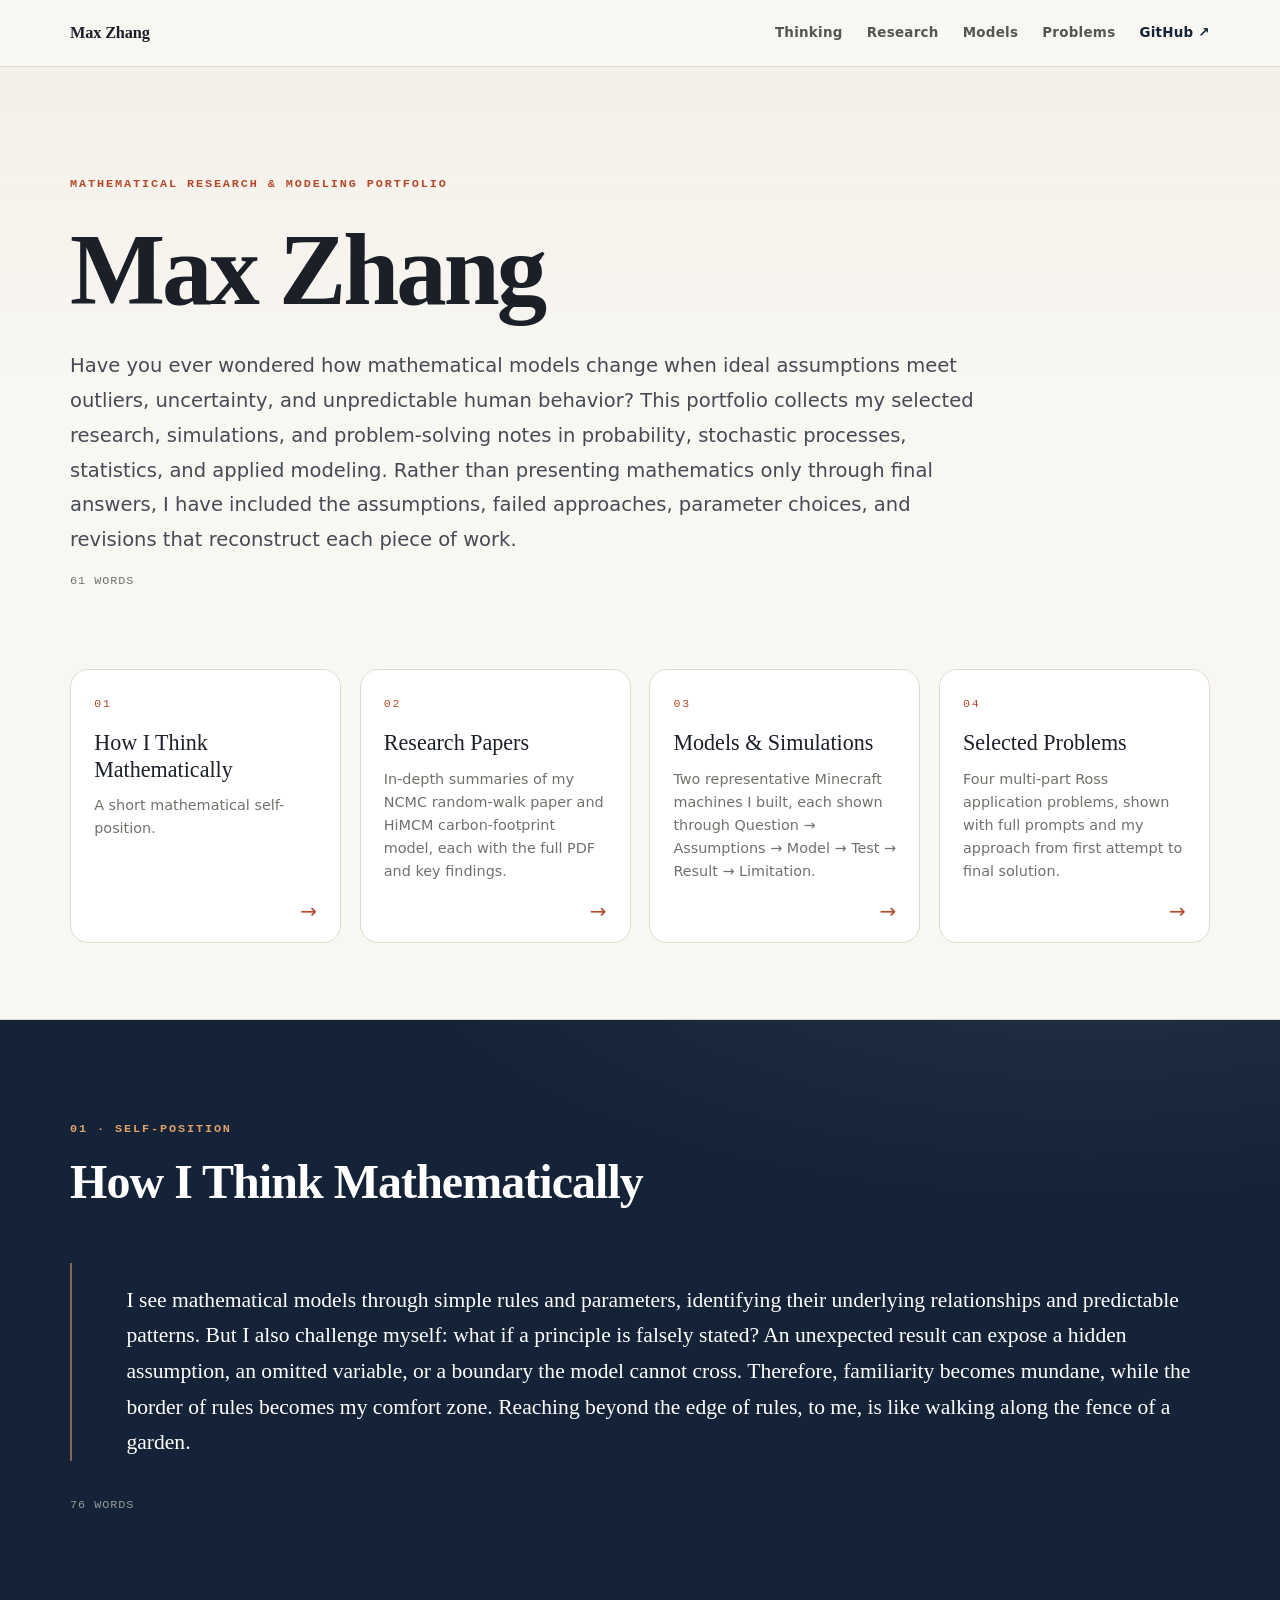
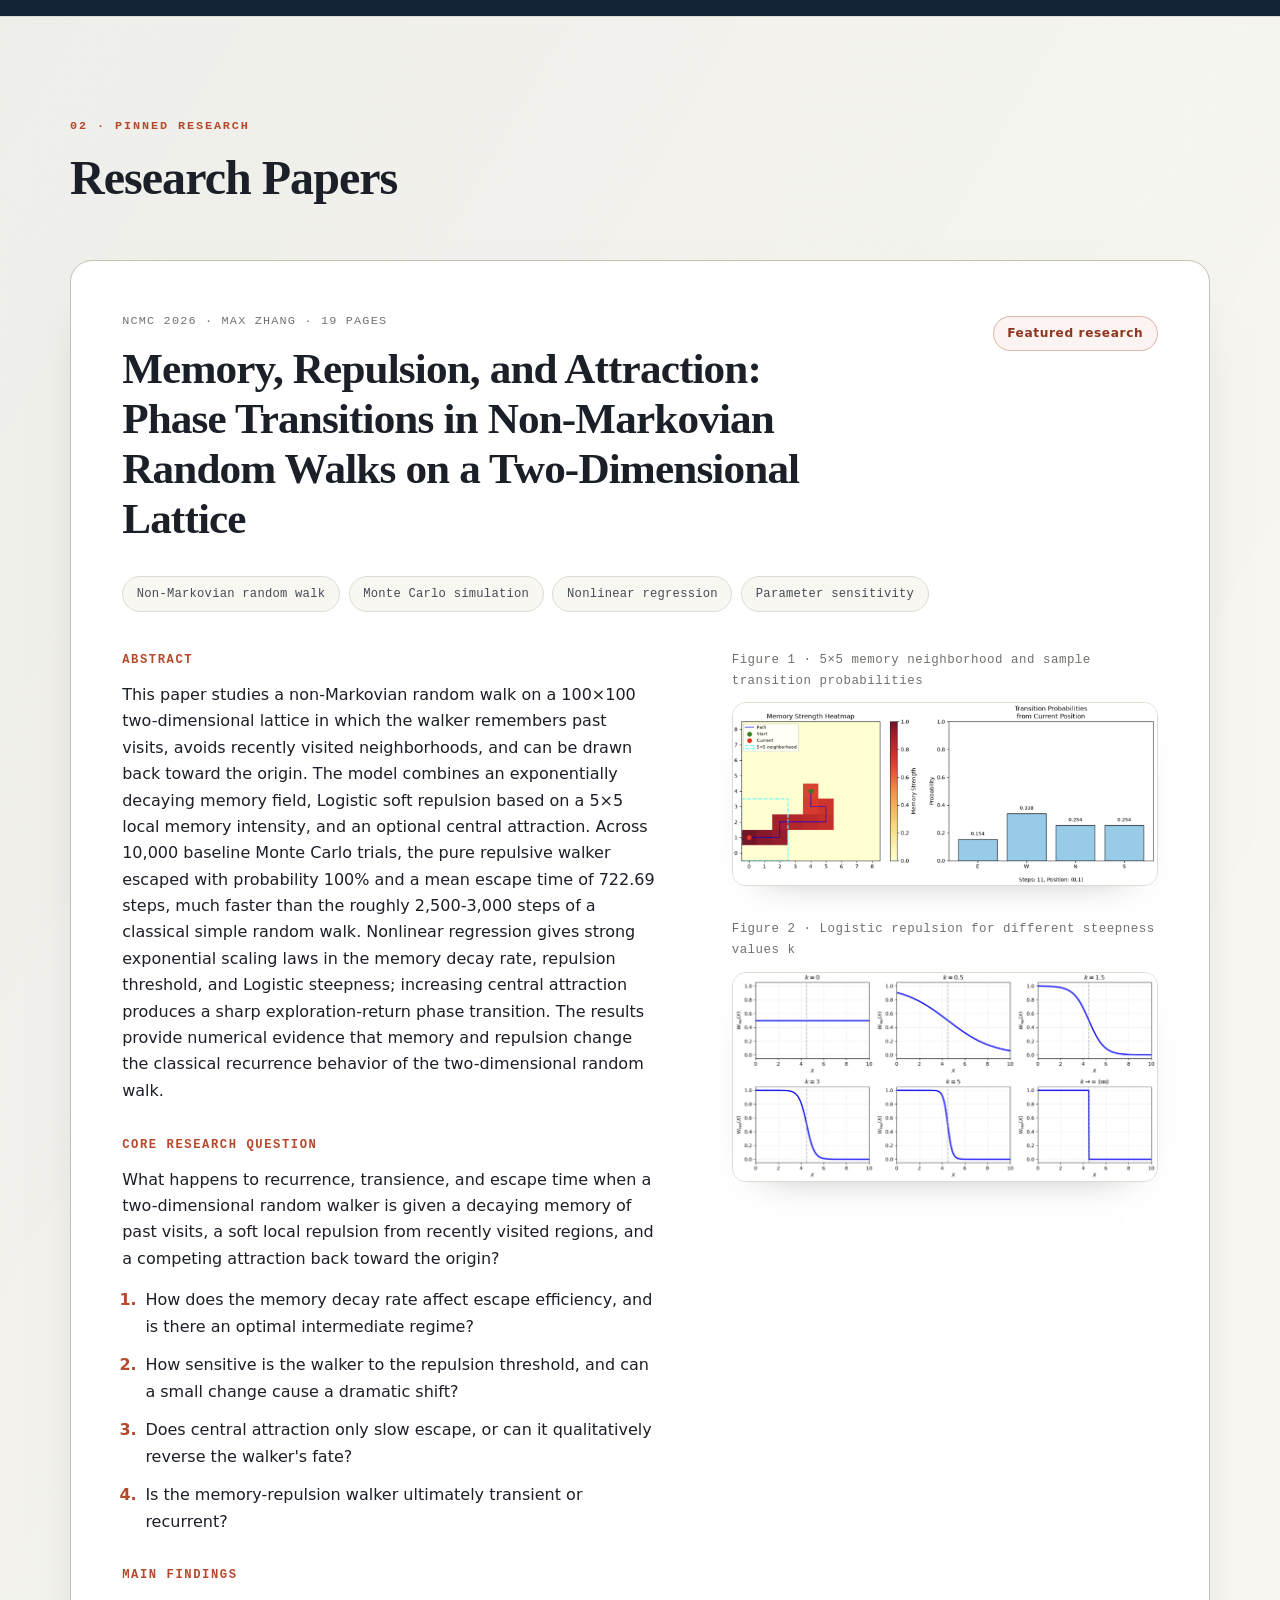
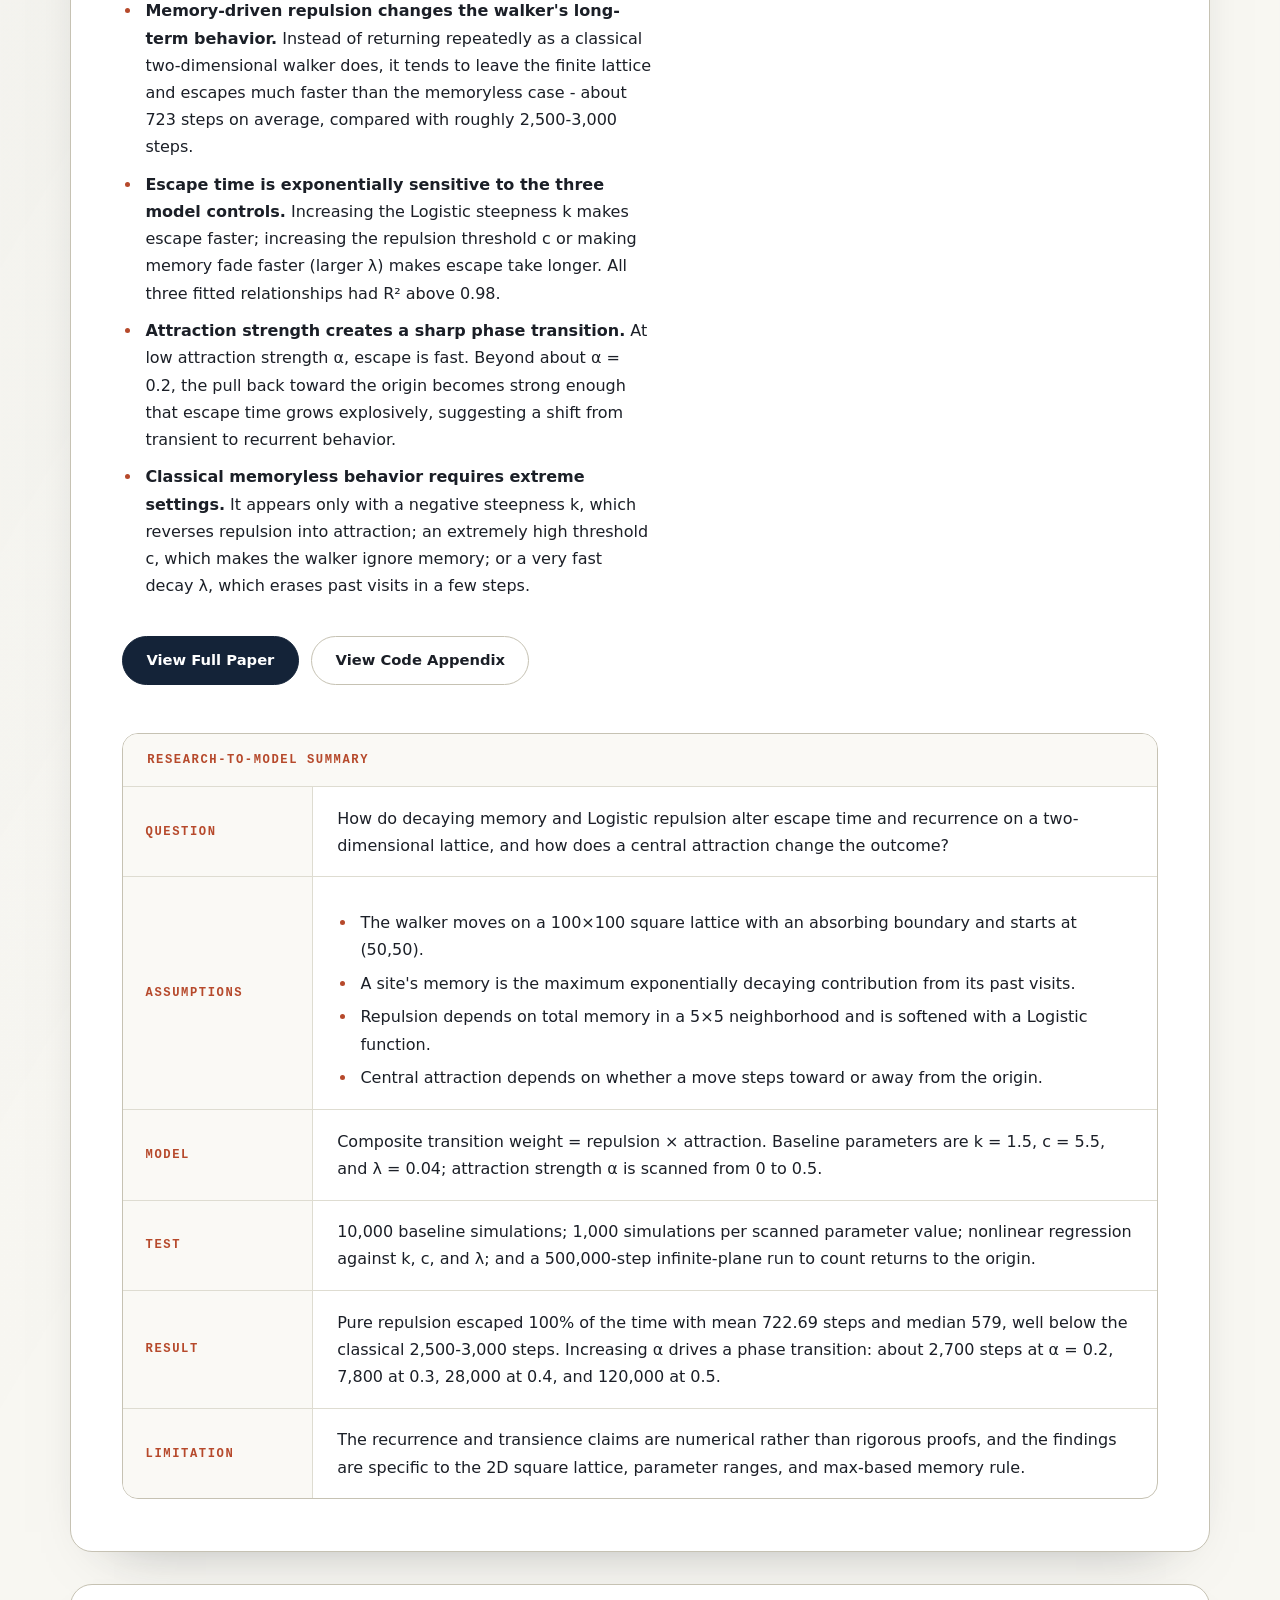
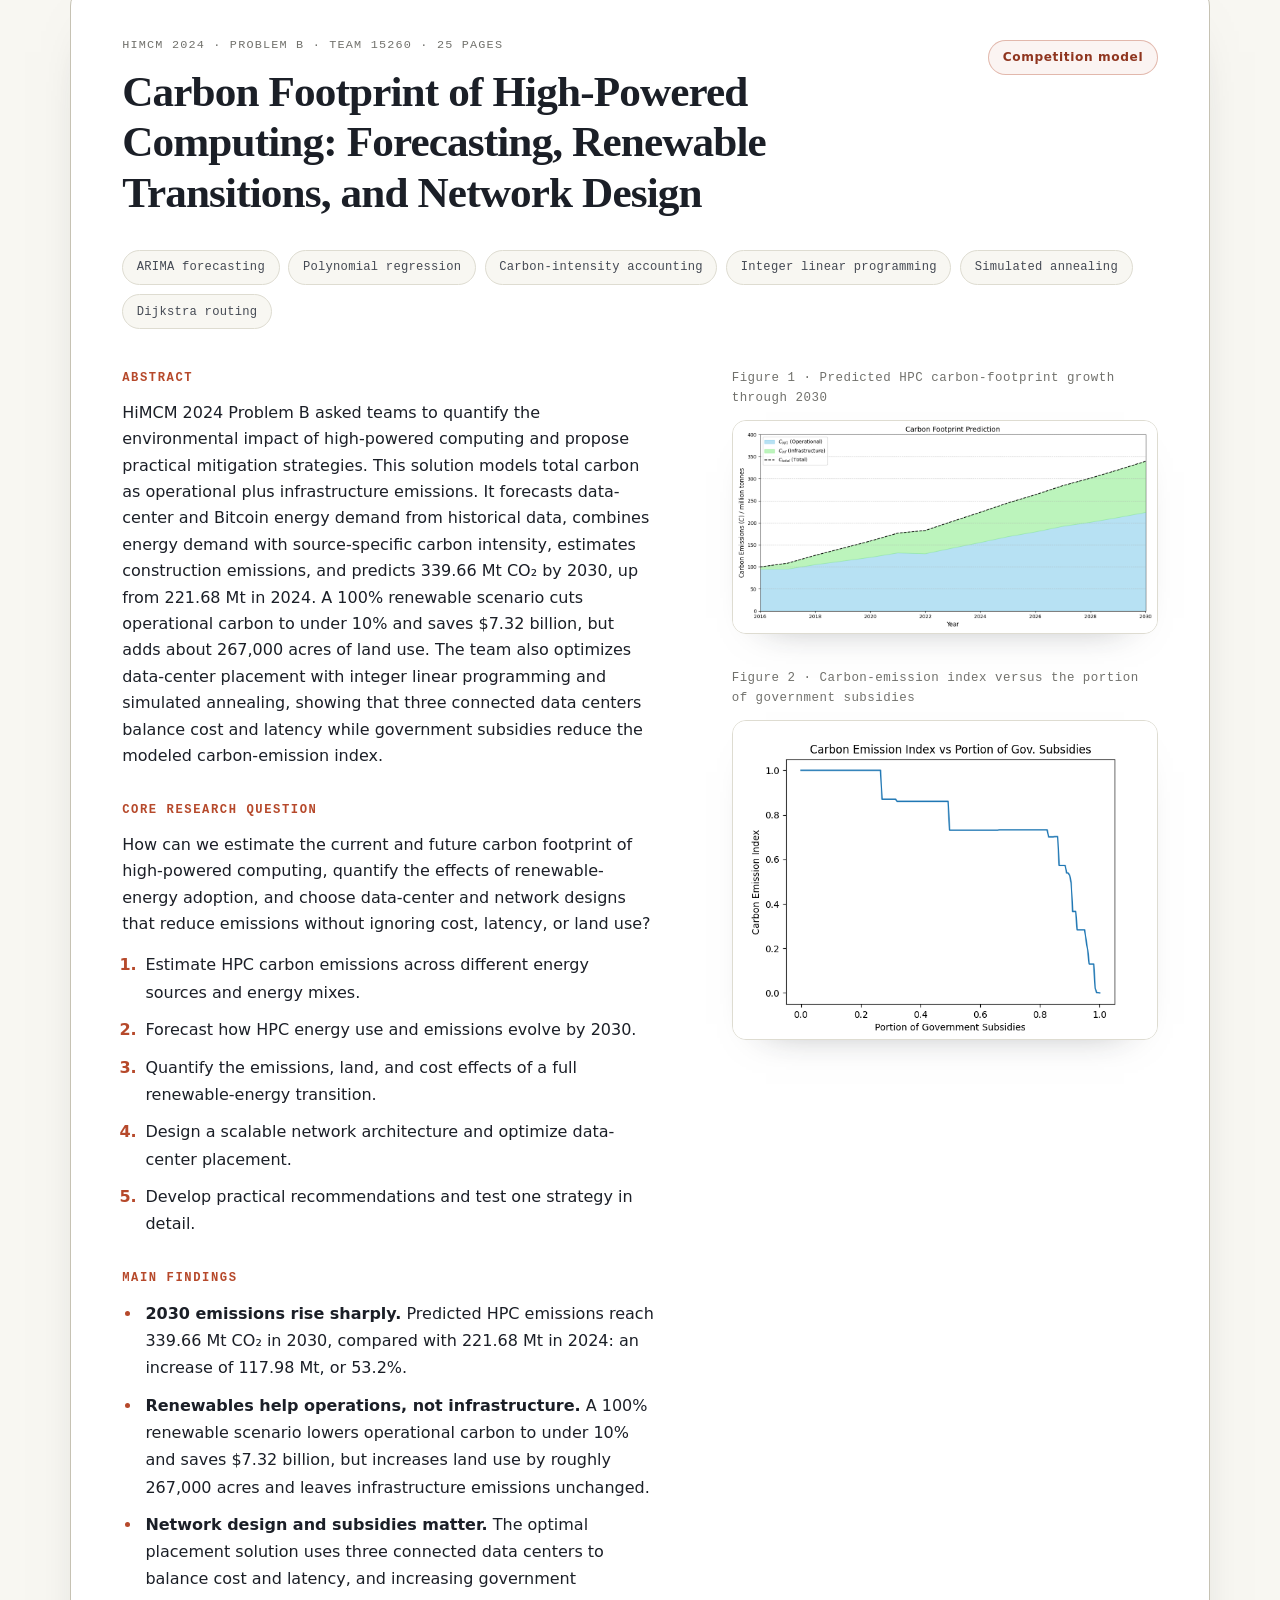
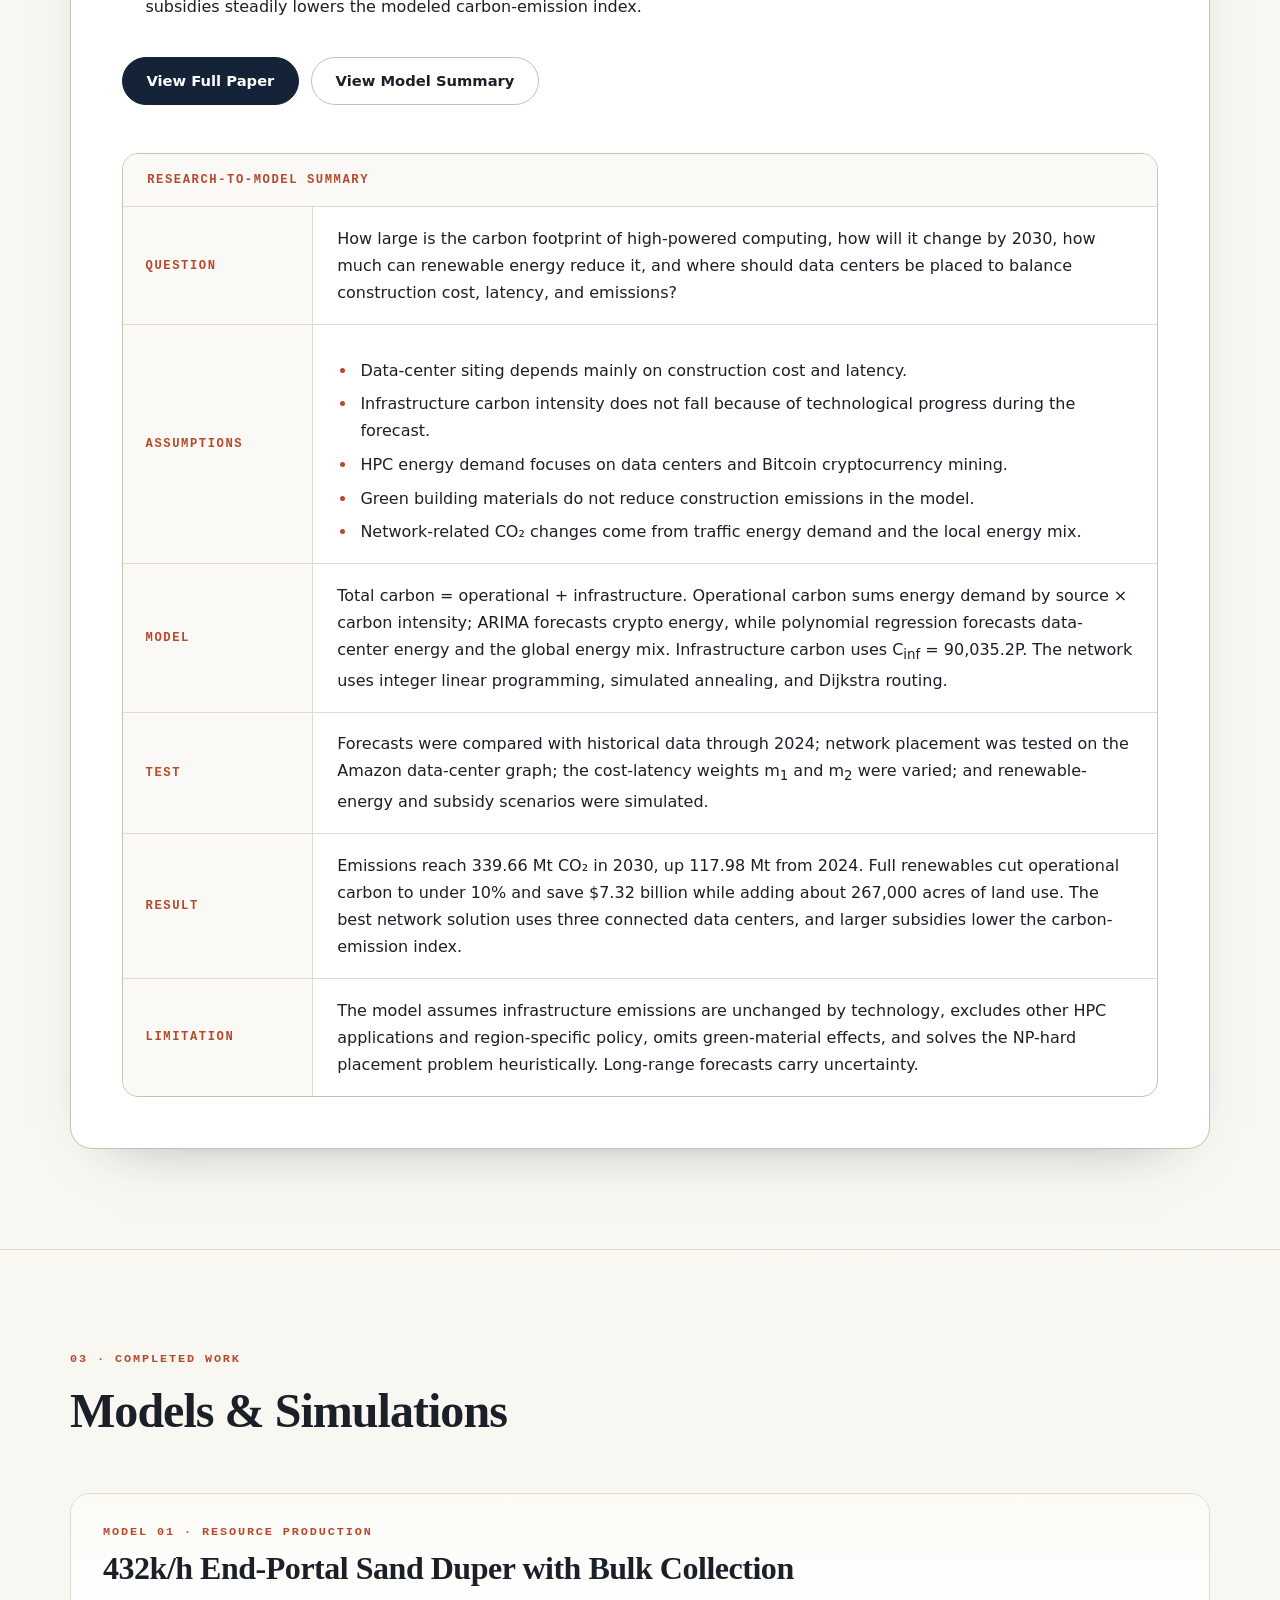
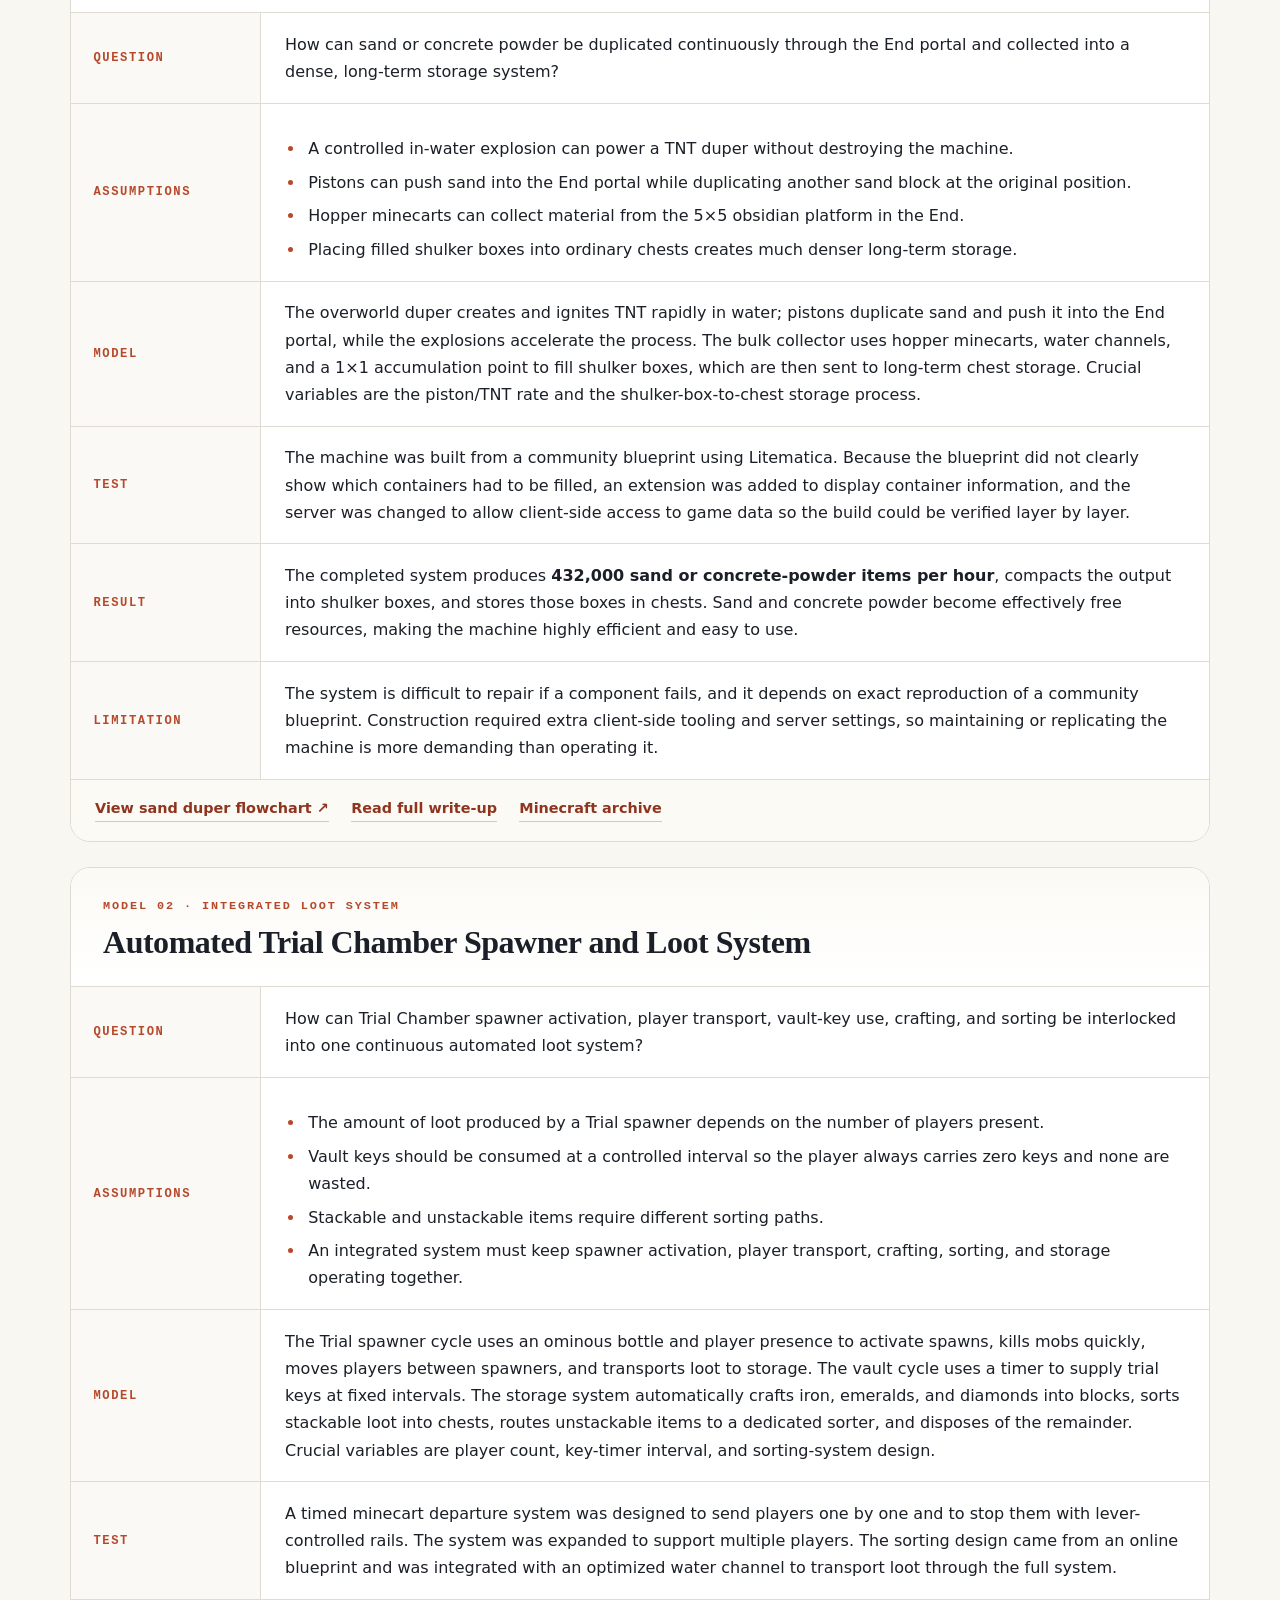
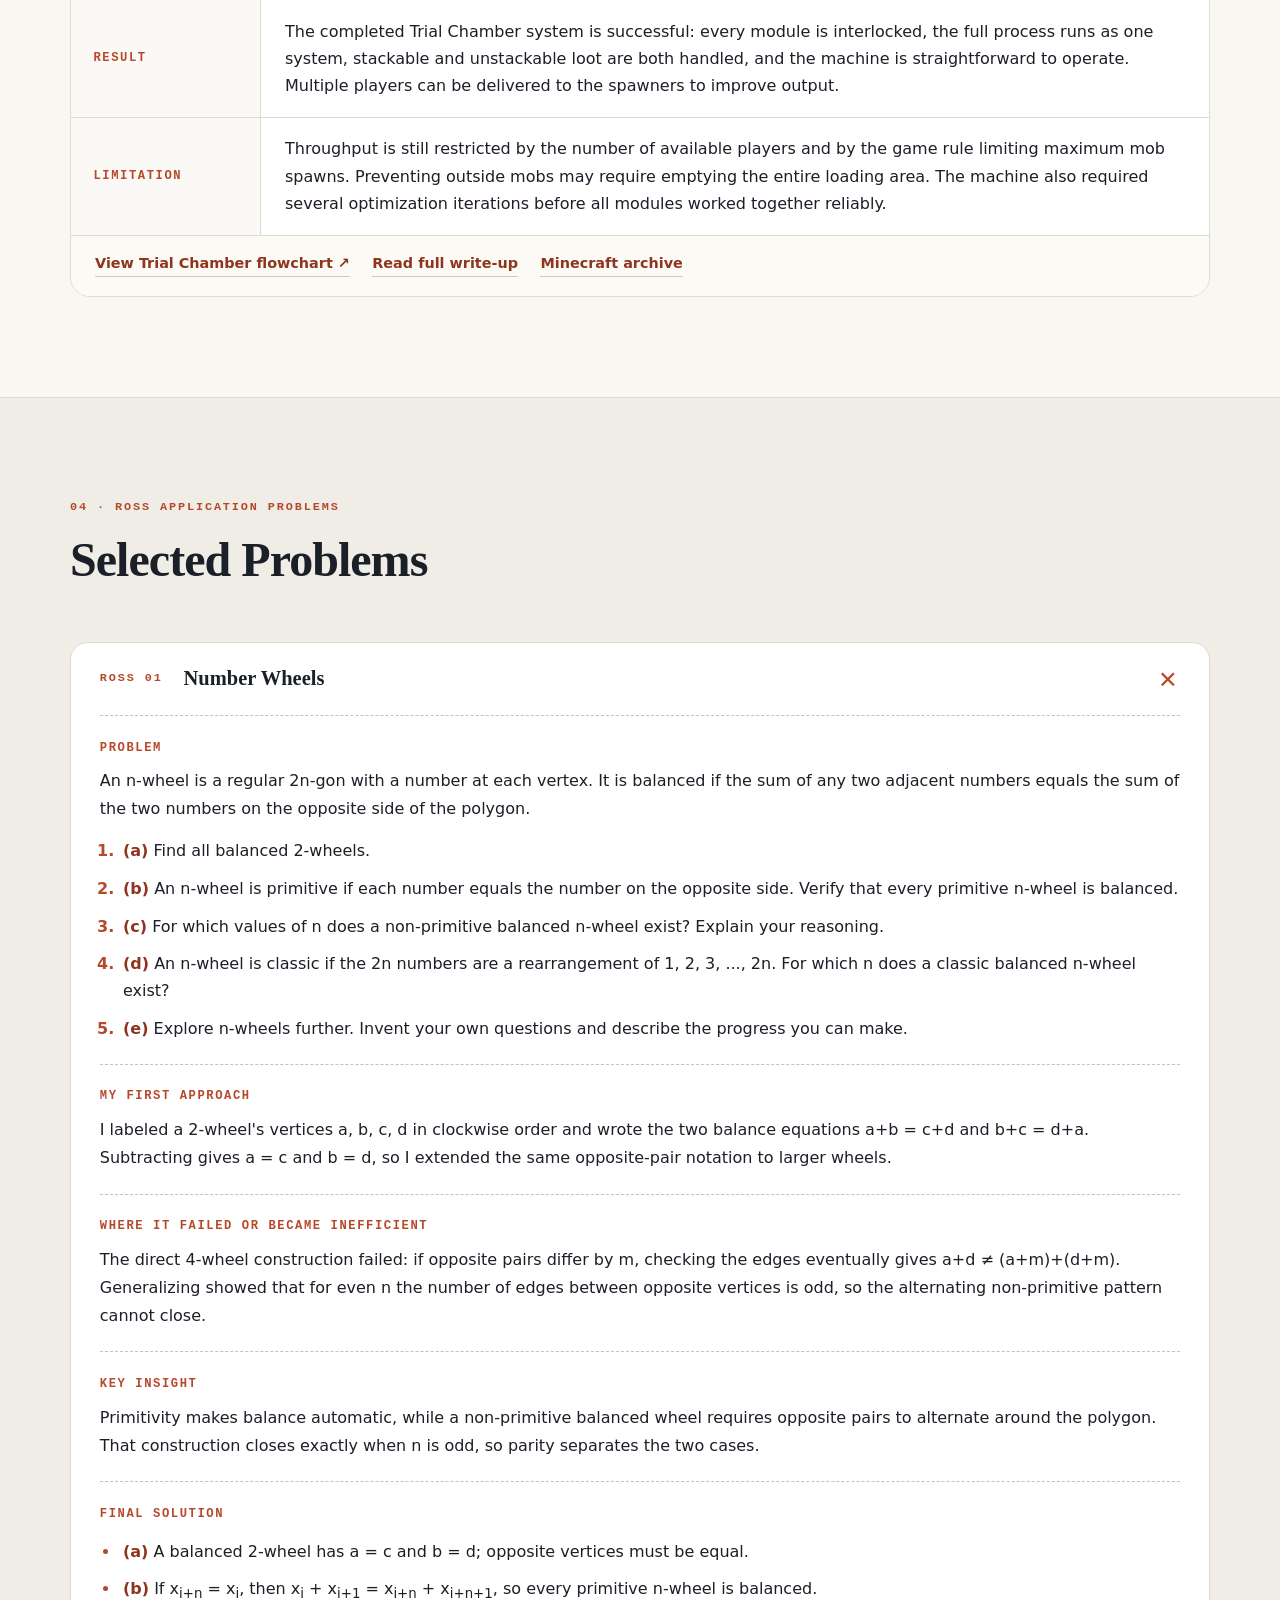
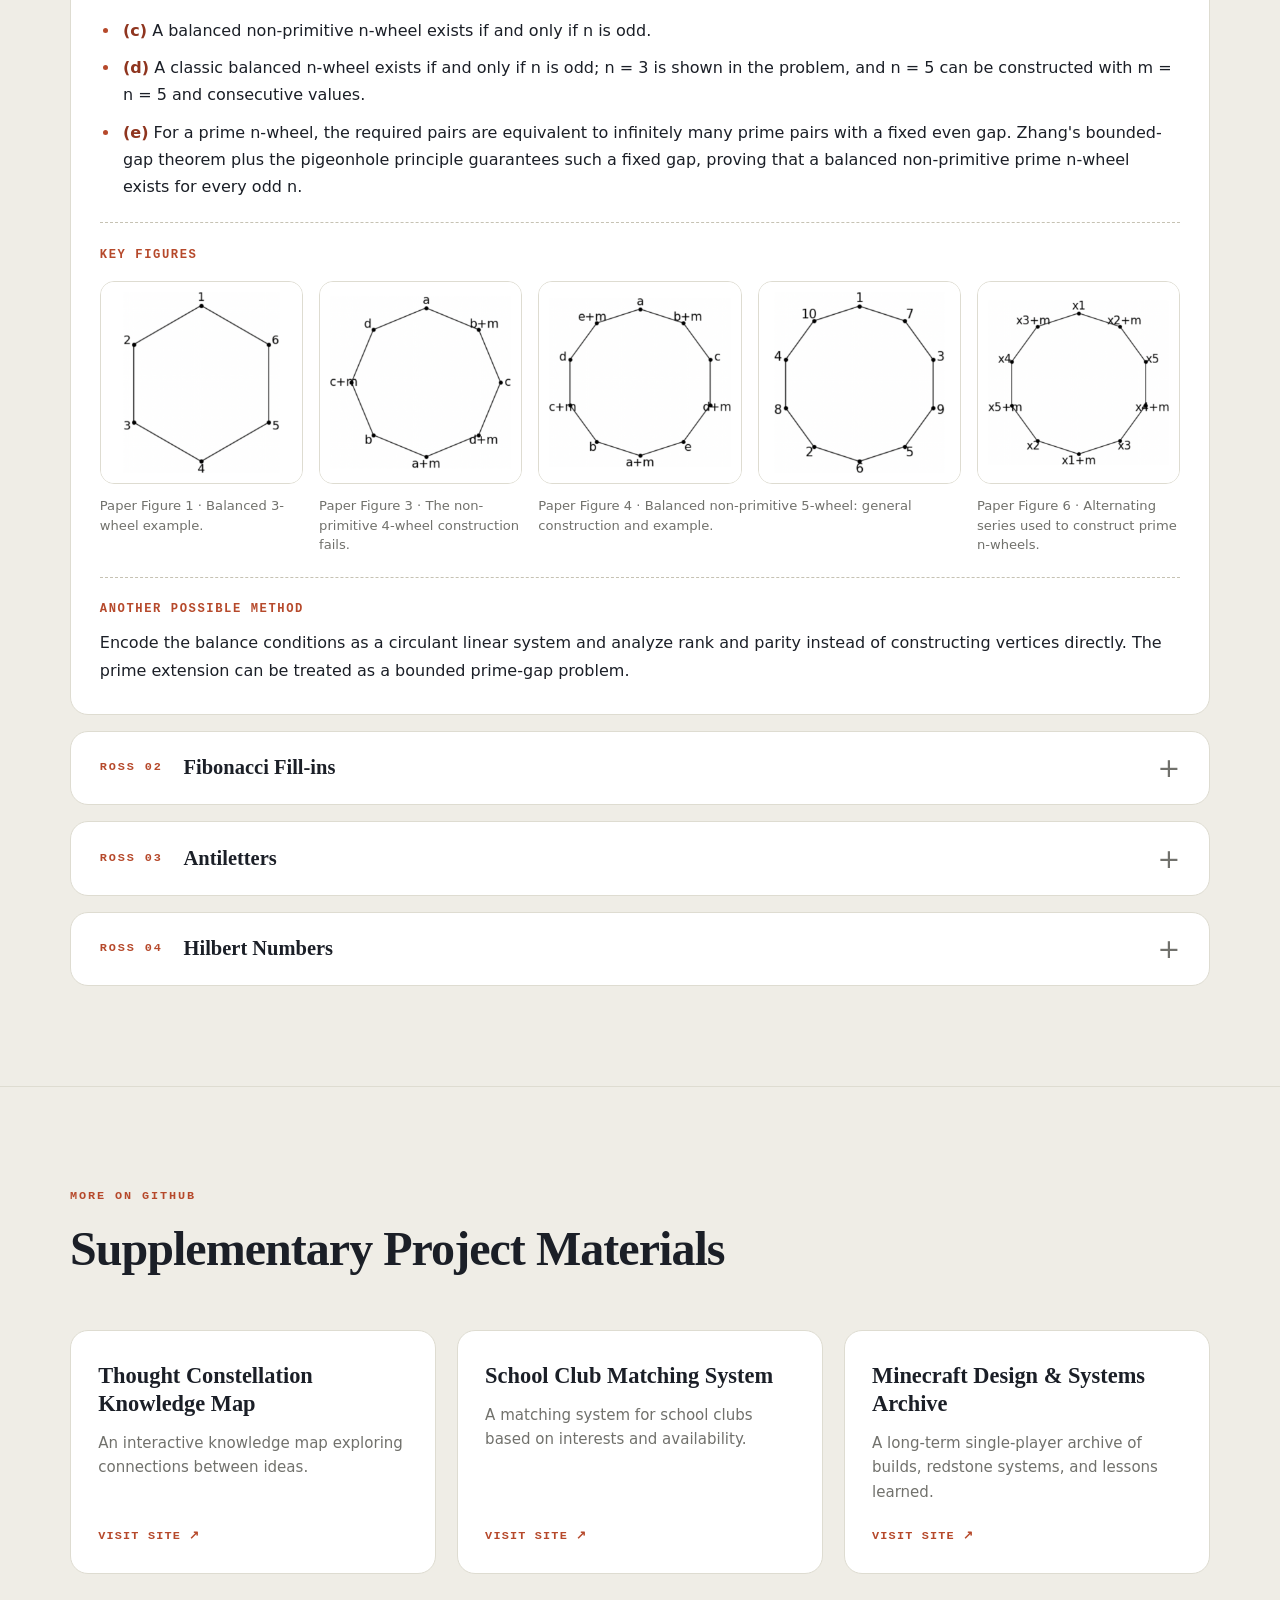
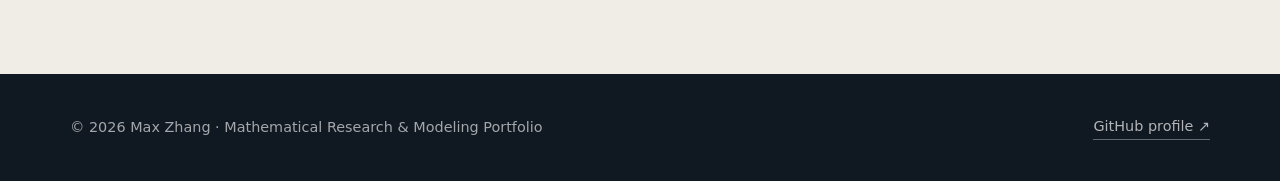
<file: index.html>
<!doctype html>
<html lang="en">
<head>
  <meta charset="utf-8">
  <meta name="viewport" content="width=device-width, initial-scale=1">
  <title>Mathematical Research and Modeling Portfolio | Max Zhang</title>
  <meta name="description" content="Research, modeling, and mathematical problem-solving by Max Zhang, including an NCMC paper on non-Markovian random walks and a HiMCM 2024 carbon-footprint model.">
  <meta name="theme-color" content="#141f2e">
  <link rel="stylesheet" href="assets/css/styles.css">
  <link rel="icon" href="data:image/svg+xml,<svg xmlns='http://www.w3.org/2000/svg' viewBox='0 0 100 100'><text y='0.9em' font-size='90'>∑</text></svg>">
</head>
<body>
  <a class="skip-link" href="#main">Skip to content</a>

  <header class="site-header" id="site-header">
    <div class="container header-inner">
      <a class="brand" href="#top">Max Zhang</a>
      <nav class="site-nav" aria-label="Primary">
        <a href="#thinking">Thinking</a>
        <a href="#research">Research</a>
        <a href="#models">Models</a>
        <a href="#problems">Problems</a>
        <a class="nav-github" href="https://github.com/aeroptot" target="_blank" rel="noopener">GitHub <span aria-hidden="true">↗</span></a>
      </nav>
    </div>
  </header>

  <main id="main">
    <section class="hero" id="top">
      <div class="container">
        <p class="eyebrow">Mathematical Research &amp; Modeling Portfolio</p>
        <h1>Max Zhang</h1>
        <p class="hero-intro" id="introText">
          Have you ever wondered how mathematical models change when ideal assumptions meet
          outliers, uncertainty, and unpredictable human behavior? This portfolio collects my
          selected research, simulations, and problem-solving notes in probability, stochastic
          processes, statistics, and applied modeling. Rather than presenting mathematics only
          through final answers, I have included the assumptions, failed approaches, parameter
          choices, and revisions that reconstruct each piece of work.
        </p>
        <p class="word-note"><span data-word-count="introText"></span> words</p>

        <div class="module-grid" aria-label="Portfolio sections">
          <a class="module-card" href="#thinking">
            <span class="module-index">01</span>
            <span class="module-title">How I Think Mathematically</span>
            <span class="module-copy">A short mathematical self-position.</span>
            <span class="module-arrow" aria-hidden="true">→</span>
          </a>
          <a class="module-card" href="#research">
            <span class="module-index">02</span>
            <span class="module-title">Research Papers</span>
            <span class="module-copy">In-depth summaries of my NCMC random-walk paper and HiMCM carbon-footprint model, each with the full PDF and key findings.</span>
            <span class="module-arrow" aria-hidden="true">→</span>
          </a>
          <a class="module-card" href="#models">
            <span class="module-index">03</span>
            <span class="module-title">Models &amp; Simulations</span>
            <span class="module-copy">Two representative Minecraft machines I built, each shown through Question → Assumptions → Model → Test → Result → Limitation.</span>
            <span class="module-arrow" aria-hidden="true">→</span>
          </a>
          <a class="module-card" href="#problems">
            <span class="module-index">04</span>
            <span class="module-title">Selected Problems</span>
            <span class="module-copy">Four multi-part Ross application problems, shown with full prompts and my approach from first attempt to final solution.</span>
            <span class="module-arrow" aria-hidden="true">→</span>
          </a>
        </div>
      </div>
    </section>

    <section class="section thinking-section" id="thinking">
      <div class="container thinking-container">
        <div class="section-heading">
          <p class="section-kicker">01 · Self-position</p>
          <h2>How I Think Mathematically</h2>
        </div>
        <blockquote class="think-quote" id="thinkingText">
          <p>
            I see mathematical models through simple rules and parameters, identifying their
            underlying relationships and predictable patterns. But I also challenge myself: what if a
            principle is falsely stated? An unexpected result can expose a hidden assumption, an
            omitted variable, or a boundary the model cannot cross. Therefore, familiarity becomes
            mundane, while the border of rules becomes my comfort zone. Reaching beyond the edge of
            rules, to me, is like walking along the fence of a garden.
          </p>
        </blockquote>
        <p class="word-note thinking-word-note"><span data-word-count="thinkingText"></span> words</p>
      </div>
    </section>

    <section class="section research-section" id="research">
      <div class="container">
        <div class="section-heading">
          <p class="section-kicker">02 · Pinned research</p>
          <h2>Research Papers</h2>
        </div>

        <div class="paper-stack">
        <article class="paper-card" id="ncmc-paper">
          <div class="paper-title-row">
            <div>
              <p class="paper-meta">NCMC 2026 · Max Zhang · 19 pages</p>
              <h3>Memory, Repulsion, and Attraction: Phase Transitions in Non-Markovian Random Walks on a Two-Dimensional Lattice</h3>
            </div>
            <span class="status-chip">Featured research</span>
          </div>

          <ul class="method-list" aria-label="Methods used">
            <li>Non-Markovian random walk</li>
            <li>Monte Carlo simulation</li>
            <li>Nonlinear regression</li>
            <li>Parameter sensitivity</li>
          </ul>

          <div class="paper-grid">
            <div class="paper-body">
              <h4>Abstract</h4>
              <p>
                This paper studies a non-Markovian random walk on a 100×100 two-dimensional lattice in
                which the walker remembers past visits, avoids recently visited neighborhoods, and can be
                drawn back toward the origin. The model combines an exponentially decaying memory field,
                Logistic soft repulsion based on a 5×5 local memory intensity, and an optional central
                attraction. Across 10,000 baseline Monte Carlo trials, the pure repulsive walker escaped
                with probability 100% and a mean escape time of 722.69 steps, much faster than the roughly
                2,500-3,000 steps of a classical simple random walk. Nonlinear regression gives strong
                exponential scaling laws in the memory decay rate, repulsion threshold, and Logistic
                steepness; increasing central attraction produces a sharp exploration-return phase
                transition. The results provide numerical evidence that memory and repulsion change the
                classical recurrence behavior of the two-dimensional random walk.
              </p>

              <h4>Core research question</h4>
              <p>
                What happens to recurrence, transience, and escape time when a two-dimensional random
                walker is given a decaying memory of past visits, a soft local repulsion from recently
                visited regions, and a competing attraction back toward the origin?
              </p>
              <ol class="question-list">
                <li>How does the memory decay rate affect escape efficiency, and is there an optimal intermediate regime?</li>
                <li>How sensitive is the walker to the repulsion threshold, and can a small change cause a dramatic shift?</li>
                <li>Does central attraction only slow escape, or can it qualitatively reverse the walker's fate?</li>
                <li>Is the memory-repulsion walker ultimately transient or recurrent?</li>
              </ol>

              <h4>Main findings</h4>
              <ul class="finding-list">
                <li><strong>Memory-driven repulsion changes the walker's long-term behavior.</strong> Instead of returning repeatedly as a classical two-dimensional walker does, it tends to leave the finite lattice and escapes much faster than the memoryless case - about 723 steps on average, compared with roughly 2,500-3,000 steps.</li>
                <li><strong>Escape time is exponentially sensitive to the three model controls.</strong> Increasing the Logistic steepness k makes escape faster; increasing the repulsion threshold c or making memory fade faster (larger λ) makes escape take longer. All three fitted relationships had R² above 0.98.</li>
                <li><strong>Attraction strength creates a sharp phase transition.</strong> At low attraction strength α, escape is fast. Beyond about α = 0.2, the pull back toward the origin becomes strong enough that escape time grows explosively, suggesting a shift from transient to recurrent behavior.</li>
                <li><strong>Classical memoryless behavior requires extreme settings.</strong> It appears only with a negative steepness k, which reverses repulsion into attraction; an extremely high threshold c, which makes the walker ignore memory; or a very fast decay λ, which erases past visits in a few steps.</li>
              </ul>

              <div class="button-row">
                <a class="btn btn-primary" href="assets/papers/NCMC_paper_Max_Zhang.pdf" target="_blank" rel="noopener">View Full Paper</a>
                <a class="btn" href="assets/papers/NCMC_paper_Max_Zhang.pdf#page=16" target="_blank" rel="noopener">View Code Appendix</a>
              </div>
            </div>

            <div class="paper-figures">
              <figure class="figure-slot">
                <figcaption>Figure 1 · 5×5 memory neighborhood and sample transition probabilities</figcaption>
                <img class="paper-figure" src="assets/figures/ncmc-neighborhood.png" alt="Heat map of past visits and the 5 by 5 neighborhood used to compute transition probabilities." loading="lazy">
              </figure>
              <figure class="figure-slot">
                <figcaption>Figure 2 · Logistic repulsion for different steepness values k</figcaption>
                <img class="paper-figure" src="assets/figures/ncmc-logistic.png" alt="Six logistic curves showing how the steepness parameter controls the sharpness of the repulsion threshold." loading="lazy">
              </figure>
            </div>
          </div>

          <div class="paper-summary" id="ncmc-model-summary">
            <p class="paper-summary-label">Research-to-model summary</p>
            <dl class="model-structure paper-model-structure">
              <div><dt>Question</dt><dd>How do decaying memory and Logistic repulsion alter escape time and recurrence on a two-dimensional lattice, and how does a central attraction change the outcome?</dd></div>
              <div><dt>Assumptions</dt><dd>
                <ul class="detail-list">
                  <li>The walker moves on a 100×100 square lattice with an absorbing boundary and starts at (50,50).</li>
                  <li>A site's memory is the maximum exponentially decaying contribution from its past visits.</li>
                  <li>Repulsion depends on total memory in a 5×5 neighborhood and is softened with a Logistic function.</li>
                  <li>Central attraction depends on whether a move steps toward or away from the origin.</li>
                </ul>
              </dd></div>
              <div><dt>Model</dt><dd>Composite transition weight = repulsion × attraction. Baseline parameters are k = 1.5, c = 5.5, and λ = 0.04; attraction strength α is scanned from 0 to 0.5.</dd></div>
              <div><dt>Test</dt><dd>10,000 baseline simulations; 1,000 simulations per scanned parameter value; nonlinear regression against k, c, and λ; and a 500,000-step infinite-plane run to count returns to the origin.</dd></div>
              <div><dt>Result</dt><dd>Pure repulsion escaped 100% of the time with mean 722.69 steps and median 579, well below the classical 2,500-3,000 steps. Increasing α drives a phase transition: about 2,700 steps at α = 0.2, 7,800 at 0.3, 28,000 at 0.4, and 120,000 at 0.5.</dd></div>
              <div><dt>Limitation</dt><dd>The recurrence and transience claims are numerical rather than rigorous proofs, and the findings are specific to the 2D square lattice, parameter ranges, and max-based memory rule.</dd></div>
            </dl>
          </div>
        </article>

        <article class="paper-card" id="himcm-paper">
          <div class="paper-title-row">
            <div>
              <p class="paper-meta">HiMCM 2024 · Problem B · Team 15260 · 25 pages</p>
              <h3>Carbon Footprint of High-Powered Computing: Forecasting, Renewable Transitions, and Network Design</h3>
            </div>
            <span class="status-chip">Competition model</span>
          </div>

          <ul class="method-list" aria-label="Methods used">
            <li>ARIMA forecasting</li>
            <li>Polynomial regression</li>
            <li>Carbon-intensity accounting</li>
            <li>Integer linear programming</li>
            <li>Simulated annealing</li>
            <li>Dijkstra routing</li>
          </ul>

          <div class="paper-grid">
            <div class="paper-body">
              <h4>Abstract</h4>
              <p>
                HiMCM 2024 Problem B asked teams to quantify the environmental impact of high-powered
                computing and propose practical mitigation strategies. This solution models total carbon
                as operational plus infrastructure emissions. It forecasts data-center and Bitcoin energy
                demand from historical data, combines energy demand with source-specific carbon intensity,
                estimates construction emissions, and predicts 339.66 Mt CO₂ by 2030, up from 221.68 Mt
                in 2024. A 100% renewable scenario cuts operational carbon to under 10% and saves $7.32
                billion, but adds about 267,000 acres of land use. The team also optimizes data-center
                placement with integer linear programming and simulated annealing, showing that three
                connected data centers balance cost and latency while government subsidies reduce the
                modeled carbon-emission index.
              </p>

              <h4>Core research question</h4>
              <p>
                How can we estimate the current and future carbon footprint of high-powered computing,
                quantify the effects of renewable-energy adoption, and choose data-center and network
                designs that reduce emissions without ignoring cost, latency, or land use?
              </p>
              <ol class="question-list">
                <li>Estimate HPC carbon emissions across different energy sources and energy mixes.</li>
                <li>Forecast how HPC energy use and emissions evolve by 2030.</li>
                <li>Quantify the emissions, land, and cost effects of a full renewable-energy transition.</li>
                <li>Design a scalable network architecture and optimize data-center placement.</li>
                <li>Develop practical recommendations and test one strategy in detail.</li>
              </ol>

              <h4>Main findings</h4>
              <ul class="finding-list">
                <li><strong>2030 emissions rise sharply.</strong> Predicted HPC emissions reach 339.66 Mt CO₂ in 2030, compared with 221.68 Mt in 2024: an increase of 117.98 Mt, or 53.2%.</li>
                <li><strong>Renewables help operations, not infrastructure.</strong> A 100% renewable scenario lowers operational carbon to under 10% and saves $7.32 billion, but increases land use by roughly 267,000 acres and leaves infrastructure emissions unchanged.</li>
                <li><strong>Network design and subsidies matter.</strong> The optimal placement solution uses three connected data centers to balance cost and latency, and increasing government subsidies steadily lowers the modeled carbon-emission index.</li>
              </ul>

              <div class="button-row">
                <a class="btn btn-primary" href="assets/papers/HiMCM_2024.pdf" target="_blank" rel="noopener">View Full Paper</a>
                <a class="btn" href="#himcm-model-summary">View Model Summary</a>
              </div>
            </div>

            <div class="paper-figures">
              <figure class="figure-slot">
                <figcaption>Figure 1 · Predicted HPC carbon-footprint growth through 2030</figcaption>
                <img class="paper-figure" src="assets/figures/himcm-carbon-footprint.png" alt="Chart showing operational and infrastructure carbon emissions rising through 2030." loading="lazy">
              </figure>
              <figure class="figure-slot">
                <figcaption>Figure 2 · Carbon-emission index versus the portion of government subsidies</figcaption>
                <img class="paper-figure" src="assets/figures/himcm-subsidies.png" alt="Chart showing the normalized carbon-emission index falling as government subsidies increase." loading="lazy">
              </figure>
            </div>
          </div>

          <div class="paper-summary" id="himcm-model-summary">
            <p class="paper-summary-label">Research-to-model summary</p>
            <dl class="model-structure paper-model-structure">
              <div><dt>Question</dt><dd>How large is the carbon footprint of high-powered computing, how will it change by 2030, how much can renewable energy reduce it, and where should data centers be placed to balance construction cost, latency, and emissions?</dd></div>
              <div><dt>Assumptions</dt><dd>
                <ul class="detail-list">
                  <li>Data-center siting depends mainly on construction cost and latency.</li>
                  <li>Infrastructure carbon intensity does not fall because of technological progress during the forecast.</li>
                  <li>HPC energy demand focuses on data centers and Bitcoin cryptocurrency mining.</li>
                  <li>Green building materials do not reduce construction emissions in the model.</li>
                  <li>Network-related CO₂ changes come from traffic energy demand and the local energy mix.</li>
                </ul>
              </dd></div>
              <div><dt>Model</dt><dd>Total carbon = operational + infrastructure. Operational carbon sums energy demand by source × carbon intensity; ARIMA forecasts crypto energy, while polynomial regression forecasts data-center energy and the global energy mix. Infrastructure carbon uses C<sub>inf</sub> = 90,035.2P. The network uses integer linear programming, simulated annealing, and Dijkstra routing.</dd></div>
              <div><dt>Test</dt><dd>Forecasts were compared with historical data through 2024; network placement was tested on the Amazon data-center graph; the cost-latency weights m<sub>1</sub> and m<sub>2</sub> were varied; and renewable-energy and subsidy scenarios were simulated.</dd></div>
              <div><dt>Result</dt><dd>Emissions reach 339.66 Mt CO₂ in 2030, up 117.98 Mt from 2024. Full renewables cut operational carbon to under 10% and save $7.32 billion while adding about 267,000 acres of land use. The best network solution uses three connected data centers, and larger subsidies lower the carbon-emission index.</dd></div>
              <div><dt>Limitation</dt><dd>The model assumes infrastructure emissions are unchanged by technology, excludes other HPC applications and region-specific policy, omits green-material effects, and solves the NP-hard placement problem heuristically. Long-range forecasts carry uncertainty.</dd></div>
            </dl>
          </div>
        </article>
        </div>
      </div>
    </section>

    <section class="section" id="models">
      <div class="container">
        <div class="section-heading">
          <p class="section-kicker">03 · Completed work</p>
          <h2>Models &amp; Simulations</h2>
        </div>

        <div class="model-list">
          <article class="model-card">
            <header class="model-header">
              <div>
                <p class="model-number">Model 01 · Resource production</p>
                <h3>432k/h End-Portal Sand Duper with Bulk Collection</h3>
              </div>
            </header>
            <dl class="model-structure">
              <div><dt>Question</dt><dd>How can sand or concrete powder be duplicated continuously through the End portal and collected into a dense, long-term storage system?</dd></div>
              <div><dt>Assumptions</dt><dd>
                <ul class="detail-list">
                  <li>A controlled in-water explosion can power a TNT duper without destroying the machine.</li>
                  <li>Pistons can push sand into the End portal while duplicating another sand block at the original position.</li>
                  <li>Hopper minecarts can collect material from the 5×5 obsidian platform in the End.</li>
                  <li>Placing filled shulker boxes into ordinary chests creates much denser long-term storage.</li>
                </ul>
              </dd></div>
              <div><dt>Model</dt><dd>The overworld duper creates and ignites TNT rapidly in water; pistons duplicate sand and push it into the End portal, while the explosions accelerate the process. The bulk collector uses hopper minecarts, water channels, and a 1×1 accumulation point to fill shulker boxes, which are then sent to long-term chest storage. Crucial variables are the piston/TNT rate and the shulker-box-to-chest storage process.</dd></div>
              <div><dt>Test</dt><dd>The machine was built from a community blueprint using Litematica. Because the blueprint did not clearly show which containers had to be filled, an extension was added to display container information, and the server was changed to allow client-side access to game data so the build could be verified layer by layer.</dd></div>
              <div><dt>Result</dt><dd>The completed system produces <strong>432,000 sand or concrete-powder items per hour</strong>, compacts the output into shulker boxes, and stores those boxes in chests. Sand and concrete powder become effectively free resources, making the machine highly efficient and easy to use.</dd></div>
              <div><dt>Limitation</dt><dd>The system is difficult to repair if a component fails, and it depends on exact reproduction of a community blueprint. Construction required extra client-side tooling and server settings, so maintaining or replicating the machine is more demanding than operating it.</dd></div>
            </dl>
            <div class="model-links">
              <a href="assets/figures/minecraft-sand-duper-flowchart.jpg" target="_blank" rel="noopener">View sand duper flowchart <span aria-hidden="true">↗</span></a>
              <a href="https://aeroptot.github.io/Minecraft-records/articles/Sand%20duper/" target="_blank" rel="noopener">Read full write-up</a>
              <a href="https://aeroptot.github.io/Minecraft-records/" target="_blank" rel="noopener">Minecraft archive</a>
            </div>
          </article>

          <article class="model-card">
            <header class="model-header">
              <div>
                <p class="model-number">Model 02 · Integrated loot system</p>
                <h3>Automated Trial Chamber Spawner and Loot System</h3>
              </div>
            </header>
            <dl class="model-structure">
              <div><dt>Question</dt><dd>How can Trial Chamber spawner activation, player transport, vault-key use, crafting, and sorting be interlocked into one continuous automated loot system?</dd></div>
              <div><dt>Assumptions</dt><dd>
                <ul class="detail-list">
                  <li>The amount of loot produced by a Trial spawner depends on the number of players present.</li>
                  <li>Vault keys should be consumed at a controlled interval so the player always carries zero keys and none are wasted.</li>
                  <li>Stackable and unstackable items require different sorting paths.</li>
                  <li>An integrated system must keep spawner activation, player transport, crafting, sorting, and storage operating together.</li>
                </ul>
              </dd></div>
              <div><dt>Model</dt><dd>The Trial spawner cycle uses an ominous bottle and player presence to activate spawns, kills mobs quickly, moves players between spawners, and transports loot to storage. The vault cycle uses a timer to supply trial keys at fixed intervals. The storage system automatically crafts iron, emeralds, and diamonds into blocks, sorts stackable loot into chests, routes unstackable items to a dedicated sorter, and disposes of the remainder. Crucial variables are player count, key-timer interval, and sorting-system design.</dd></div>
              <div><dt>Test</dt><dd>A timed minecart departure system was designed to send players one by one and to stop them with lever-controlled rails. The system was expanded to support multiple players. The sorting design came from an online blueprint and was integrated with an optimized water channel to transport loot through the full system.</dd></div>
              <div><dt>Result</dt><dd>The completed Trial Chamber system is successful: every module is interlocked, the full process runs as one system, stackable and unstackable loot are both handled, and the machine is straightforward to operate. Multiple players can be delivered to the spawners to improve output.</dd></div>
              <div><dt>Limitation</dt><dd>Throughput is still restricted by the number of available players and by the game rule limiting maximum mob spawns. Preventing outside mobs may require emptying the entire loading area. The machine also required several optimization iterations before all modules worked together reliably.</dd></div>
            </dl>
            <div class="model-links">
              <a href="assets/figures/minecraft-trial-chamber-flowchart.png" target="_blank" rel="noopener">View Trial Chamber flowchart <span aria-hidden="true">↗</span></a>
              <a href="https://aeroptot.github.io/Minecraft-records/articles/Trial%20farm/" target="_blank" rel="noopener">Read full write-up</a>
              <a href="https://aeroptot.github.io/Minecraft-records/" target="_blank" rel="noopener">Minecraft archive</a>
            </div>
          </article>
        </div>
      </div>
    </section>

    <section class="section section-alt" id="problems">
      <div class="container">
        <div class="section-heading">
          <p class="section-kicker">04 · Ross application problems</p>
          <h2>Selected Problems</h2>
        </div>

        <div class="problem-list">
          <details class="problem-card" open>
            <summary>
              <span class="problem-number">Ross 01</span>
              <span class="problem-title">Number Wheels</span>
              <span class="problem-toggle" aria-hidden="true">+</span>
            </summary>
            <div class="problem-body">
              <div>
                <h4>Problem</h4>
                <p>An n-wheel is a regular 2n-gon with a number at each vertex. It is balanced if the sum of any two adjacent numbers equals the sum of the two numbers on the opposite side of the polygon.</p>
                <ol class="part-list">
                  <li><strong>(a)</strong> Find all balanced 2-wheels.</li>
                  <li><strong>(b)</strong> An n-wheel is primitive if each number equals the number on the opposite side. Verify that every primitive n-wheel is balanced.</li>
                  <li><strong>(c)</strong> For which values of n does a non-primitive balanced n-wheel exist? Explain your reasoning.</li>
                  <li><strong>(d)</strong> An n-wheel is classic if the 2n numbers are a rearrangement of 1, 2, 3, ..., 2n. For which n does a classic balanced n-wheel exist?</li>
                  <li><strong>(e)</strong> Explore n-wheels further. Invent your own questions and describe the progress you can make.</li>
                </ol>
              </div>
              <div><h4>My first approach</h4><p>I labeled a 2-wheel's vertices a, b, c, d in clockwise order and wrote the two balance equations a+b = c+d and b+c = d+a. Subtracting gives a = c and b = d, so I extended the same opposite-pair notation to larger wheels.</p></div>
              <div><h4>Where it failed or became inefficient</h4><p>The direct 4-wheel construction failed: if opposite pairs differ by m, checking the edges eventually gives a+d ≠ (a+m)+(d+m). Generalizing showed that for even n the number of edges between opposite vertices is odd, so the alternating non-primitive pattern cannot close.</p></div>
              <div><h4>Key insight</h4><p>Primitivity makes balance automatic, while a non-primitive balanced wheel requires opposite pairs to alternate around the polygon. That construction closes exactly when n is odd, so parity separates the two cases.</p></div>
              <div>
                <h4>Final solution</h4>
                <ul class="solution-list">
                  <li><strong>(a)</strong> A balanced 2-wheel has a = c and b = d; opposite vertices must be equal.</li>
                  <li><strong>(b)</strong> If x<sub>i+n</sub> = x<sub>i</sub>, then x<sub>i</sub> + x<sub>i+1</sub> = x<sub>i+n</sub> + x<sub>i+n+1</sub>, so every primitive n-wheel is balanced.</li>
                  <li><strong>(c)</strong> A balanced non-primitive n-wheel exists if and only if n is odd.</li>
                  <li><strong>(d)</strong> A classic balanced n-wheel exists if and only if n is odd; n = 3 is shown in the problem, and n = 5 can be constructed with m = n = 5 and consecutive values.</li>
                  <li><strong>(e)</strong> For a prime n-wheel, the required pairs are equivalent to infinitely many prime pairs with a fixed even gap. Zhang's bounded-gap theorem plus the pigeonhole principle guarantees such a fixed gap, proving that a balanced non-primitive prime n-wheel exists for every odd n.</li>
                </ul>
              </div>
              <div>
                <h4>Key figures</h4>
                <div class="problem-figure-grid">
                  <figure class="problem-figure">
                    <img src="assets/figures/ross-wheel-balanced-3.png" alt="Balanced 3-wheel example from the Ross application." loading="lazy">
                    <figcaption>Paper Figure 1 · Balanced 3-wheel example.</figcaption>
                  </figure>
                  <figure class="problem-figure">
                    <img src="assets/figures/ross-wheel-unbalanced-4.png" alt="Unbalanced non-primitive 4-wheel from the attempted generalization." loading="lazy">
                    <figcaption>Paper Figure 3 · The non-primitive 4-wheel construction fails.</figcaption>
                  </figure>
                  <figure class="problem-figure problem-figure--wide">
                    <div class="problem-figure-panels">
                      <img src="assets/figures/ross-wheel-nonprimitive-5a.png" alt="General construction of a balanced non-primitive 5-wheel." loading="lazy">
                      <img src="assets/figures/ross-wheel-nonprimitive-5b.png" alt="Example of a balanced non-primitive 5-wheel." loading="lazy">
                    </div>
                    <figcaption>Paper Figure 4 · Balanced non-primitive 5-wheel: general construction and example.</figcaption>
                  </figure>
                  <figure class="problem-figure">
                    <img src="assets/figures/ross-wheel-prime-series.png" alt="Diagram of the alternating series used in the prime n-wheel construction." loading="lazy">
                    <figcaption>Paper Figure 6 · Alternating series used to construct prime n-wheels.</figcaption>
                  </figure>
                </div>
              </div>
              <div><h4>Another possible method</h4><p>Encode the balance conditions as a circulant linear system and analyze rank and parity instead of constructing vertices directly. The prime extension can be treated as a bounded prime-gap problem.</p></div>
            </div>
          </details>

          <details class="problem-card">
            <summary>
              <span class="problem-number">Ross 02</span>
              <span class="problem-title">Fibonacci Fill-ins</span>
              <span class="problem-toggle" aria-hidden="true">+</span>
            </summary>
            <div class="problem-body">
              <div>
                <h4>Problem</h4>
                <p>An f-sequence satisfies a<sub>n</sub> = a<sub>n-1</sub> + a<sub>n-2</sub> for n ≥ 2. The classic Fibonacci sequence has F<sub>0</sub> = 0, F<sub>1</sub> = 1.</p>
                <ol class="part-list">
                  <li><strong>(a)</strong> If a<sub>0</sub> and a<sub>1</sub> are given, explain why a<sub>n</sub> = F<sub>n-1</sub>a<sub>0</sub> + F<sub>n</sub>a<sub>1</sub> for every n ≥ 1.</li>
                  <li><strong>(b)</strong> If a<sub>0</sub> = a and a<sub>4</sub> = b, determine a<sub>1</sub>, a<sub>2</sub>, and a<sub>3</sub> in terms of a and b.</li>
                  <li><strong>(c)</strong> What property must integers a and b satisfy so that all entries of the f-sequence are integers when a<sub>0</sub> = a and a<sub>4</sub> = b?</li>
                  <li><strong>(d)</strong> More generally, for a positive index k, what property must integers a and b satisfy to make every entry an integer when a<sub>0</sub> = a and a<sub>k</sub> = b?</li>
                  <li><strong>(e)</strong> What other questions do Fibonacci fill-ins inspire? Make progress on those questions.</li>
                </ol>
              </div>
              <div><h4>My first approach</h4><p>I proved the closed form by induction, then specialized n = 4 to solve for a<sub>1</sub>, a<sub>2</sub>, and a<sub>3</sub>, checking integrality by reducing the result modulo 3.</p></div>
              <div><h4>Where it failed or became inefficient</h4><p>Testing divisibility term by term becomes unwieldy for a general index k. Treating a and b as arbitrary integers also misses the exact modular condition, so the n = 4 case does not scale directly.</p></div>
              <div><h4>Key insight</h4><p>Every f-sequence is a fixed linear combination of Fibonacci numbers, so integrality is controlled by one congruence modulo F<sub>k</sub>. Matrix diagonalization then gives a closed form for the same idea beyond the classical recurrence.</p></div>
              <div>
                <h4>Final solution</h4>
                <ul class="solution-list">
                  <li><strong>(a)</strong> The formula follows by induction using the Fibonacci recurrence.</li>
                  <li><strong>(b)</strong> a<sub>1</sub> = (b − 2a)/3, a<sub>2</sub> = (a + b)/3, and a<sub>3</sub> = (2b − a)/3.</li>
                  <li><strong>(c)</strong> The necessary and sufficient condition is b − 2a ≡ 0 (mod 3).</li>
                  <li><strong>(d)</strong> For general k, the condition is b ≡ F<sub>k-1</sub>a (mod F<sub>k</sub>).</li>
                  <li><strong>(e)</strong> A generalized sequence G<sub>n</sub> = aG<sub>n-1</sub> + bG<sub>n-2</sub> has closed form G<sub>n</sub> = (λ<sub>1</sub><sup>n</sup> − λ<sub>2</sub><sup>n</sup>)/(λ<sub>1</sub> − λ<sub>2</sub>) with λ<sub>1,2</sub> = (a ± √(a² + 4b))/2, plus a variant for nonzero initial terms.</li>
                </ul>
              </div>
              <div><h4>Another possible method</h4><p>Use generating functions or the Binet formula to derive the same linear representation, then obtain the modular condition from the coefficient of a<sub>1</sub>.</p></div>
            </div>
          </details>

          <details class="problem-card">
            <summary>
              <span class="problem-number">Ross 03</span>
              <span class="problem-title">Antiletters</span>
              <span class="problem-toggle" aria-hidden="true">+</span>
            </summary>
            <div class="problem-body">
              <div>
                <h4>Problem</h4>
                <p>In the theory of antiletters, subwords matching a given pattern can be deleted or introduced, so different spellings can represent the same word.</p>
                <ol class="part-list">
                  <li><strong>(a)</strong> With letters A, B, C and deletable subwords AA, BB, CC, ABAB, BCBC, CACA, how many distinct words can be made?</li>
                  <li><strong>(b)</strong> With letters A, B, C, D and deletable subwords AA, BB, CC, DD, ABAB, BCBC, CDCD, DADA, how many distinct words can be made?</li>
                  <li><strong>(c)</strong> With five letters A, B, C, D, E and the analogous rules, is there a sense in which five letters produce more possible words than four letters?</li>
                  <li><strong>(d)</strong> Invent your own patterns of deletable subwords and explore what happens.</li>
                </ol>
              </div>
              <div><h4>My first approach</h4><p>I treated every deletable word as zero and derived cancellation, commutation, and reduction rules, then used those rules to enumerate equivalence classes of words for three and four letters.</p></div>
              <div><h4>Where it failed or became inefficient</h4><p>In four letters, ACAC and BDBD no longer vanish, so the three-letter classification does not carry over. In five letters each letter has two stabilizers, so infinitely many reduced words can exist and direct enumeration stops being practical.</p></div>
              <div><h4>Key insight</h4><p>Repeated letters are protected by stabilizers: between any two identical letters there must be a stabilizer of that letter. This turns the word problem into an algebraic structure based on cancellation, inverses, and commutation.</p></div>
              <div>
                <h4>Final solution</h4>
                <ul class="solution-list">
                  <li><strong>(a)</strong> The distinct words have representatives ABC, AB, AC, BC, A, B, and C, allowing permutations where the length is greater than one.</li>
                  <li><strong>(b)</strong> Valid words consist of one block of repeated A/C and one block of repeated B/D; the two stable blocks can swap as a whole.</li>
                  <li><strong>(c)</strong> Five letters produce infinitely many valid reduced words, governed by the stabilizer rule. One example is ADACDA—BDBEB—DADA.</li>
                  <li><strong>(d)</strong> The equivalence classes form a group under concatenation and cancellation. In the order-two cyclic case, commutativity is equivalent to ABAB = BABA = e; for order n, the converse fails in general, with the dihedral group D<sub>8</sub> providing a counterexample.</li>
                </ul>
              </div>
              <div><h4>Another possible method</h4><p>Describe the reductions with a string-rewriting system or finite-state automaton, then use group presentations and canonical forms to classify the equivalence classes.</p></div>
            </div>
          </details>

          <details class="problem-card">
            <summary>
              <span class="problem-number">Ross 04</span>
              <span class="problem-title">Hilbert Numbers</span>
              <span class="problem-toggle" aria-hidden="true">+</span>
            </summary>
            <div class="problem-body">
              <div>
                <h4>Problem</h4>
                <p>Hilbert numbers are integers of the form 4k + 1. A Hilbert number is prime if it is larger than 1 and not a product of two smaller Hilbert numbers. More generally, the m-Hilbert numbers are integers of the form mk + 1, with m-Hilbert primes defined analogously.</p>
                <ol class="part-list">
                  <li><strong>(a)</strong> For which values of m do the m-Hilbert integers factor uniquely into m-Hilbert primes?</li>
                  <li><strong>(b)</strong> Can you describe a sense in which the 4-Hilbert numbers are closer to unique factorization than the 5-Hilbert numbers? Is there an m with even worse factorization than m = 5?</li>
                  <li><strong>(c)</strong> What variations on these questions might you ask? Share some of your progress.</li>
                </ol>
              </div>
              <div><h4>My first approach</h4><p>I started from the fundamental theorem of arithmetic, listed the first few m-Hilbert numbers, searched for composite m-Hilbert numbers, and looked for different factorizations into m-Hilbert primes.</p></div>
              <div><h4>Where it failed or became inefficient</h4><p>No general method emerges for finding the smallest counterexample because m-Hilbert primes are irregular and depend on the distribution of ordinary primes. Each m therefore tends to require individual calculation.</p></div>
              <div><h4>Key insight</h4><p>If several primes are all congruent to −1 modulo m, then products of pairs are congruent to 1 modulo m and can create multiple factorizations. For every m ≥ 3, the identity (m−1)²(2m−1)² = [(m−1)(2m−1)]² produces a counterexample to unique factorization.</p></div>
              <div>
                <h4>Final solution</h4>
                <ul class="solution-list">
                  <li><strong>(a)</strong> Unique factorization holds for m = 1 and m = 2, but fails for every m ≥ 3.</li>
                  <li><strong>(b)</strong> The smallest 4-Hilbert counterexample is 441 = 9·49 = 21², while the smallest 5-Hilbert counterexample is 336 = 6·56 = 16·21. Thus m = 4 is closer to unique factorization than m = 5. Since 100 = 4·25 = 10² is the smallest 3-Hilbert counterexample, m = 3 is worse than m = 5 and all m ≥ 4.</li>
                  <li><strong>(c)</strong> Generalizing to S<sub>m,a</sub> = {mk + a} requires m | a(a−1) for closure, forcing a = 1 when a &lt; m. Choosing 2k primes with a common residue element of order k gives ½·C(2k,k) distinct factorizations; for m = 7, r = 2 and the primes 2, 23, 37, 79, 107, 149 give 10 factorizations.</li>
                </ul>
              </div>
              <div><h4>Another possible method</h4><p>Use modular arithmetic and finite group theory to construct factorizations systematically, or search computationally over residue classes when only a specific m is required.</p></div>
            </div>
          </details>
        </div>
      </div>
    </section>

    <section class="section section-alt" id="projects">
      <div class="container">
        <div class="section-heading">
          <p class="section-kicker">More on GitHub</p>
          <h2>Supplementary Project Materials</h2>
        </div>
        <div class="project-grid">
          <a class="project-card" href="https://aeroptot.github.io/Thought-constellation/galaxy/" target="_blank" rel="noopener">
            <h3>Thought Constellation Knowledge Map</h3>
            <p>An interactive knowledge map exploring connections between ideas.</p>
            <span class="project-link">Visit site <span aria-hidden="true">↗</span></span>
          </a>
          <a class="project-card" href="https://aeroptot.github.io/Club-matching2/" target="_blank" rel="noopener">
            <h3>School Club Matching System</h3>
            <p>A matching system for school clubs based on interests and availability.</p>
            <span class="project-link">Visit site <span aria-hidden="true">↗</span></span>
          </a>
          <a class="project-card" href="https://aeroptot.github.io/Minecraft-records/" target="_blank" rel="noopener">
            <h3>Minecraft Design &amp; Systems Archive</h3>
            <p>A long-term single-player archive of builds, redstone systems, and lessons learned.</p>
            <span class="project-link">Visit site <span aria-hidden="true">↗</span></span>
          </a>
        </div>
      </div>
    </section>
  </main>

  <footer class="site-footer">
    <div class="container footer-inner">
      <p class="footer-name">© 2026 Max Zhang · Mathematical Research &amp; Modeling Portfolio</p>
      <a href="https://github.com/aeroptot" target="_blank" rel="noopener">GitHub profile <span aria-hidden="true">↗</span></a>
    </div>
  </footer>

  <script src="assets/js/main.js"></script>
</body>
</html>
</file>
<file: assets/css/styles.css>
:root {
  --bg: #f8f7f2;
  --bg-alt: #efede6;
  --surface: #ffffff;
  --ink: #1b1f27;
  --ink-soft: #454a54;
  --muted: #71716c;
  --line: #dedcd1;
  --line-strong: #c6c2b3;
  --accent: #b6492b;
  --accent-dark: #8f351f;
  --navy: #142338;
  --navy-soft: #203349;
  --ph-text: #7f5c14;
  --ph-bg: #fff7dc;
  --ph-line: #ead8a4;
  --serif: Georgia, "Times New Roman", "Songti SC", "Noto Serif SC", serif;
  --sans: ui-sans-serif, system-ui, -apple-system, "Segoe UI", Roboto, "Helvetica Neue", Arial, sans-serif;
  --mono: ui-monospace, "SFMono-Regular", "SF Mono", Menlo, Consolas, "Liberation Mono", monospace;
}

*,
*::before,
*::after {
  box-sizing: border-box;
}

html {
  scroll-padding-top: 84px;
  scroll-behavior: smooth;
}

body {
  margin: 0;
  background: var(--bg);
  color: var(--ink);
  font-family: var(--sans);
  font-size: 1rem;
  line-height: 1.65;
  -webkit-font-smoothing: antialiased;
  text-rendering: optimizeLegibility;
}

::selection {
  background: rgba(182, 73, 43, 0.18);
}

a {
  color: inherit;
  text-decoration: none;
}

p,
blockquote,
figure,
dl,
dd {
  margin: 0;
}

img,
svg {
  max-width: 100%;
}

.container {
  width: min(1140px, 100% - 48px);
  margin-inline: auto;
}

.skip-link {
  position: absolute;
  z-index: 100;
  top: -60px;
  left: 16px;
  padding: 10px 16px;
  background: var(--navy);
  color: #fff;
  border-radius: 0 0 8px 8px;
  transition: top 160ms ease;
}

.skip-link:focus {
  top: 0;
}

/* Utility pages */

.not-found {
  padding: 140px 0 180px;
}

.not-found h1 {
  margin-bottom: 18px;
}

.not-found-copy {
  max-width: 34rem;
  margin-bottom: 2rem;
  color: var(--ink-soft);
}

/* Header */

.site-header {
  position: sticky;
  top: 0;
  z-index: 50;
  border-bottom: 1px solid var(--line);
  background: rgba(248, 247, 242, 0.86);
  backdrop-filter: blur(14px);
  -webkit-backdrop-filter: blur(14px);
}

.header-inner {
  display: flex;
  align-items: center;
  justify-content: space-between;
  gap: 2rem;
  min-height: 66px;
}

.brand {
  font-family: var(--serif);
  font-size: 1.02rem;
  font-weight: 700;
  letter-spacing: -0.01em;
  white-space: nowrap;
}

.site-nav {
  display: flex;
  align-items: center;
  gap: 1.5rem;
  color: #555650;
  font-size: 0.84rem;
  font-weight: 650;
  letter-spacing: 0.02em;
}

.site-nav a {
  transition: color 160ms ease;
}

.site-nav a:hover,
.site-nav a:focus-visible {
  color: var(--accent);
}

.site-nav .nav-github {
  color: var(--navy);
}

/* Hero */

.hero {
  padding: 108px 0 76px;
  background:
    linear-gradient(180deg, rgba(182, 73, 43, 0.045), transparent 320px),
    var(--bg);
}

.eyebrow,
.section-kicker,
.model-number,
.problem-number,
.paper-meta,
.word-note,
.project-link {
  font-family: var(--mono);
  font-size: 0.74rem;
  font-weight: 600;
  letter-spacing: 0.16em;
  text-transform: uppercase;
}

.eyebrow {
  margin: 0 0 26px;
  color: var(--accent);
}

h1,
h2,
h3 {
  font-family: var(--serif);
  font-weight: 600;
}

h1 {
  max-width: 1000px;
  margin: 0 0 30px;
  font-size: clamp(3rem, 8.5vw, 6.3rem);
  line-height: 0.98;
  letter-spacing: -0.03em;
}

.hero-intro {
  max-width: 58rem;
  color: var(--ink-soft);
  font-size: clamp(1.05rem, 1.8vw, 1.22rem);
  line-height: 1.78;
}

.word-note {
  margin-top: 14px;
  color: var(--muted);
  font-weight: 500;
  letter-spacing: 0.08em;
}

.module-grid {
  display: grid;
  grid-template-columns: repeat(4, minmax(0, 1fr));
  gap: 1.15rem;
  margin-top: 78px;
}

.module-card {
  position: relative;
  display: flex;
  flex-direction: column;
  min-height: 218px;
  padding: 1.5rem 1.45rem 1.35rem;
  border: 1px solid var(--line);
  border-radius: 18px;
  background: var(--surface);
  transition: transform 180ms ease, box-shadow 180ms ease, border-color 180ms ease;
}

.module-card:hover,
.module-card:focus-visible {
  border-color: rgba(182, 73, 43, 0.55);
  box-shadow: 0 16px 34px -22px rgba(27, 31, 39, 0.45);
  transform: translateY(-4px);
}

.module-index {
  color: var(--accent);
  font-family: var(--mono);
  font-size: 0.72rem;
  letter-spacing: 0.16em;
}

.module-title {
  margin-top: 1.05rem;
  font-family: var(--serif);
  font-size: 1.38rem;
  line-height: 1.2;
}

.module-copy {
  flex: 1;
  margin-top: 0.7rem;
  color: var(--muted);
  font-size: 0.9rem;
  line-height: 1.6;
}

.module-arrow {
  align-self: flex-end;
  margin-top: 1.1rem;
  color: var(--accent);
  font-size: 1.25rem;
  line-height: 1;
  transition: transform 180ms ease;
}

.module-card:hover .module-arrow {
  transform: translateX(4px);
}

/* Sections */

.section {
  padding: 100px 0;
  border-top: 1px solid var(--line);
}

.section-alt {
  background: var(--bg-alt);
}

.section-heading {
  margin-bottom: 56px;
}

.section-kicker {
  margin-bottom: 16px;
  color: var(--accent);
}

.section-heading h2 {
  margin: 0 0 16px;
  font-size: clamp(2.1rem, 4vw, 3rem);
  letter-spacing: -0.02em;
  line-height: 1.08;
}

.section-note {
  max-width: 54rem;
  color: var(--muted);
  font-size: 1.02rem;
}

/* Shared labels */

h4 {
  margin: 0;
  font-family: var(--mono);
  font-size: 0.76rem;
  font-weight: 700;
  letter-spacing: 0.13em;
  text-transform: uppercase;
  color: var(--accent);
}

.ph {
  border: 1px solid transparent;
  border-radius: 5px;
  background: var(--ph-bg);
  color: var(--ph-text);
  outline: 1px dashed var(--ph-line);
  outline-offset: 2px;
  padding: 0.12em 0.34em;
}

.ph.block {
  display: block;
  padding: 0.95rem 1.05rem;
  line-height: 1.75;
}

/* Research */

.research-section {
  background:
    linear-gradient(120deg, rgba(20, 35, 56, 0.045), transparent 38%),
    var(--bg);
}

.paper-card {
  padding: clamp(1.7rem, 4vw, 3.4rem);
  border: 1px solid var(--line-strong);
  border-radius: 22px;
  background: var(--surface);
  box-shadow: 0 24px 60px -44px rgba(27, 31, 39, 0.55);
}

.paper-stack {
  display: grid;
  gap: 2rem;
}

.paper-title-row {
  display: flex;
  align-items: flex-start;
  justify-content: space-between;
  gap: 2rem;
}

.paper-meta {
  color: var(--muted);
  font-weight: 500;
  letter-spacing: 0.1em;
}

.paper-title-row h3 {
  max-width: 46rem;
  margin: 12px 0 0;
  font-size: clamp(1.7rem, 3.4vw, 2.7rem);
  line-height: 1.16;
  letter-spacing: -0.02em;
}

.status-chip {
  flex: none;
  margin-top: 4px;
  padding: 0.4rem 0.85rem;
  border: 1px solid rgba(182, 73, 43, 0.35);
  border-radius: 999px;
  background: rgba(182, 73, 43, 0.06);
  color: var(--accent-dark);
  font-size: 0.76rem;
  font-weight: 650;
  letter-spacing: 0.05em;
}

.method-list {
  display: flex;
  flex-wrap: wrap;
  gap: 0.55rem;
  margin: 2rem 0 2.4rem;
  padding: 0;
  list-style: none;
}

.method-list li {
  padding: 0.42rem 0.85rem;
  border: 1px solid var(--line);
  border-radius: 999px;
  background: var(--bg);
  color: var(--ink-soft);
  font-family: var(--mono);
  font-size: 0.76rem;
  letter-spacing: 0.02em;
}

.paper-grid {
  display: grid;
  grid-template-columns: minmax(0, 1.25fr) minmax(0, 1fr);
  gap: clamp(2.5rem, 6vw, 5rem);
}

.paper-body h4 + * {
  margin-top: 12px;
}

.paper-body > h4 {
  margin-top: 1.9rem;
}

.paper-body > h4:first-child {
  margin-top: 0;
}

.question-list,
.finding-list,
.solution-list,
.part-list,
.detail-list {
  margin: 14px 0 0;
  padding-left: 1.25rem;
}

.question-list,
.finding-list,
.solution-list,
.part-list {
  display: grid;
  gap: 0.65rem;
}

.detail-list {
  display: grid;
  gap: 0.4rem;
}

.question-list li,
.finding-list li,
.solution-list li,
.part-list li,
.detail-list li {
  padding-left: 0.2rem;
  line-height: 1.7;
}

.question-list li::marker,
.finding-list li::marker,
.solution-list li::marker,
.part-list li::marker,
.detail-list li::marker {
  color: var(--accent);
  font-weight: 700;
}

.part-list strong,
.solution-list strong {
  color: var(--accent-dark);
}

.button-row {
  display: flex;
  flex-wrap: wrap;
  gap: 0.8rem;
  margin-top: 2.3rem;
}

.btn {
  display: inline-flex;
  align-items: center;
  justify-content: center;
  min-height: 46px;
  padding: 0.7rem 1.45rem;
  border: 1px solid var(--line-strong);
  border-radius: 999px;
  background: transparent;
  color: var(--ink);
  font: inherit;
  font-size: 0.92rem;
  font-weight: 650;
  cursor: pointer;
  transition: border-color 160ms ease, background 160ms ease, color 160ms ease;
}

.btn-primary {
  border-color: var(--navy);
  background: var(--navy);
  color: #ffffff;
}

.btn:disabled {
  cursor: not-allowed;
  opacity: 0.72;
}

.figure-slot + .figure-slot {
  margin-top: 2.1rem;
}

.figure-slot figcaption {
  margin-bottom: 0.7rem;
  color: var(--muted);
  font-family: var(--mono);
  font-size: 0.78rem;
  letter-spacing: 0.04em;
}

.figure-empty {
  display: grid;
  place-items: center;
  min-height: 250px;
  padding: 1.8rem;
  border: 1.5px dashed var(--ph-line);
  border-radius: 14px;
  background:
    linear-gradient(45deg, transparent 48%, rgba(234, 216, 164, 0.18) 49%, rgba(234, 216, 164, 0.18) 51%, transparent 52%),
    #fbf6e6;
  color: var(--ph-text);
  font-size: 0.92rem;
  text-align: center;
}

.paper-figure {
  display: block;
  width: 100%;
  height: auto;
  border: 1px solid var(--line);
  border-radius: 14px;
  background: #ffffff;
  box-shadow: 0 18px 40px -34px rgba(27, 31, 39, 0.55);
}

.paper-summary {
  margin-top: 3rem;
  overflow: hidden;
  border: 1px solid var(--line-strong);
  border-radius: 16px;
  background: var(--surface);
}

.paper-summary-label {
  padding: 1rem 1.5rem;
  border-bottom: 1px solid var(--line);
  background: #faf9f5;
  color: var(--accent);
  font-family: var(--mono);
  font-size: 0.76rem;
  font-weight: 700;
  letter-spacing: 0.13em;
  text-transform: uppercase;
}

.paper-model-structure > div {
  grid-template-columns: 170px minmax(0, 1fr);
}

/* Models */

.model-list {
  display: grid;
  gap: 1.6rem;
}

.model-card {
  overflow: hidden;
  border: 1px solid var(--line);
  border-radius: 20px;
  background: var(--surface);
}

.model-header {
  padding: 1.8rem 2rem 1.6rem;
  border-bottom: 1px solid var(--line);
  background: linear-gradient(180deg, #fbfaf5, #ffffff);
}

.model-number {
  color: var(--accent);
}

.model-header h3 {
  margin: 0.45rem 0 0;
  font-size: clamp(1.5rem, 2.6vw, 2rem);
  line-height: 1.15;
  letter-spacing: -0.015em;
}

.model-structure > div {
  display: grid;
  grid-template-columns: 190px minmax(0, 1fr);
}

.model-structure > div + div {
  border-top: 1px solid var(--line);
}

.model-structure dt {
  display: flex;
  align-items: center;
  padding: 1.15rem 1.4rem;
  border-right: 1px solid var(--line);
  background: #faf9f5;
  font-family: var(--mono);
  font-size: 0.76rem;
  font-weight: 700;
  letter-spacing: 0.13em;
  text-transform: uppercase;
  color: var(--accent);
}

.model-structure dd {
  padding: 1.1rem 1.5rem;
  line-height: 1.7;
}

.model-links {
  display: flex;
  flex-wrap: wrap;
  gap: 0.6rem 1.4rem;
  padding: 1.05rem 1.5rem 1.2rem;
  border-top: 1px solid var(--line);
  background: #fbfaf5;
  font-size: 0.9rem;
  font-weight: 650;
}

.model-links a {
  color: var(--accent-dark);
  border-bottom: 1px solid rgba(143, 53, 31, 0.28);
  transition: border-color 160ms ease, color 160ms ease;
}

.model-links a:hover,
.model-links a:focus-visible {
  color: var(--accent);
  border-color: currentColor;
}

.result-highlights {
  display: grid;
  grid-template-columns: repeat(2, minmax(0, 1fr));
  gap: 1rem;
  margin-top: 1rem;
}

.result-highlight {
  padding: 1.1rem 1.2rem;
  border: 1px solid var(--line);
  border-radius: 14px;
  background: #faf9f5;
}

.result-value {
  margin: 0 0 0.35rem;
  color: var(--accent-dark);
  font-family: var(--serif);
  font-size: 1.55rem;
  font-weight: 700;
  line-height: 1.1;
}

.result-highlight p:not(.result-value) {
  color: var(--ink-soft);
  font-size: 0.92rem;
}

/* Problems */

.problem-list {
  display: grid;
  gap: 1rem;
}

.problem-card {
  overflow: hidden;
  border: 1px solid var(--line);
  border-radius: 18px;
  background: var(--surface);
}

.problem-card summary {
  display: flex;
  align-items: center;
  gap: 1.3rem;
  padding: 1.4rem 1.8rem;
  cursor: pointer;
  list-style: none;
  transition: background 160ms ease;
}

.problem-card summary::-webkit-details-marker {
  display: none;
}

.problem-card summary:hover {
  background: #fcfbf7;
}

.problem-number {
  flex: none;
  color: var(--accent);
}

.problem-title {
  flex: 1;
  min-width: 0;
  font-family: var(--serif);
  font-size: 1.28rem;
  font-weight: 600;
  line-height: 1.35;
}

.problem-toggle {
  flex: none;
  color: var(--muted);
  font-size: 1.7rem;
  font-weight: 300;
  line-height: 1;
  transition: transform 180ms ease, color 180ms ease;
}

.problem-card[open] .problem-toggle {
  color: var(--accent);
  transform: rotate(45deg);
}

.problem-body {
  padding: 0 1.8rem 1.8rem;
}

.problem-body > div {
  padding-top: 1.35rem;
  border-top: 1px dashed var(--line-strong);
}

.problem-body > div + div {
  margin-top: 1.35rem;
}

.problem-body h4 {
  margin-bottom: 0.6rem;
}

.problem-body p {
  line-height: 1.75;
}

.problem-figure-grid {
  display: grid;
  grid-template-columns: repeat(5, minmax(0, 1fr));
  gap: 1rem;
  margin-top: 1rem;
}

.problem-figure--wide {
  grid-column: span 2;
}

.problem-figure {
  min-width: 0;
}

.problem-figure img {
  display: block;
  width: 100%;
  height: auto;
  aspect-ratio: 1 / 1;
  border: 1px solid var(--line);
  border-radius: 14px;
  background: #ffffff;
  object-fit: contain;
}

.problem-figure-panels {
  display: grid;
  grid-template-columns: repeat(2, minmax(0, 1fr));
  gap: 1rem;
}

.problem-figure figcaption {
  margin-top: 0.75rem;
  color: var(--muted);
  font-size: 0.82rem;
  line-height: 1.5;
}

/* Thinking */

.thinking-section {
  background:
    radial-gradient(1200px 500px at 85% -20%, rgba(255, 255, 255, 0.07), transparent 60%),
    var(--navy);
  color: #e9e4d8;
}

.thinking-section .section-kicker {
  color: #dfa06a;
}

.thinking-section .section-heading h2 {
  color: #ffffff;
}

.thinking-section .section-note {
  color: rgba(233, 228, 216, 0.72);
}

.think-quote {
  position: relative;
  max-width: 72rem;
  margin: 0;
  padding: 1.2rem 0 0 3.4rem;
  border-left: 2px solid rgba(223, 160, 106, 0.55);
}

.think-quote p {
  font-family: var(--serif);
  font-size: clamp(1.05rem, 1.8vw, 1.35rem);
  line-height: 1.65;
  color: #ffffff;
}

.thinking-word-note {
  margin-top: 2.2rem;
  color: rgba(233, 228, 216, 0.62);
}

/* Projects */

.project-grid {
  display: grid;
  grid-template-columns: repeat(3, minmax(0, 1fr));
  gap: 1.3rem;
}

.project-card {
  display: flex;
  flex-direction: column;
  min-height: 238px;
  padding: 1.9rem 1.7rem 1.6rem;
  border: 1px solid var(--line);
  border-radius: 18px;
  background: var(--surface);
  transition: transform 180ms ease, box-shadow 180ms ease, border-color 180ms ease;
}

.project-card:hover,
.project-card:focus-visible {
  border-color: rgba(182, 73, 43, 0.45);
  box-shadow: 0 16px 34px -22px rgba(27, 31, 39, 0.4);
  transform: translateY(-3px);
}

.project-card h3 {
  margin: 0 0 0.8rem;
  font-size: 1.4rem;
  line-height: 1.25;
}

.project-card p {
  flex: 1;
  color: var(--muted);
  font-size: 0.94rem;
}

.project-link {
  margin-top: 1.4rem;
  color: var(--accent);
  font-weight: 600;
  letter-spacing: 0.1em;
}

/* Footer */

.site-footer {
  background: #101821;
  color: rgba(255, 255, 255, 0.68);
}

.footer-inner {
  display: flex;
  align-items: center;
  justify-content: space-between;
  gap: 1.5rem;
  padding: 2.6rem 0;
  font-size: 0.9rem;
}

.footer-name {
  color: rgba(255, 255, 255, 0.62);
}

.site-footer a {
  border-bottom: 1px solid rgba(255, 255, 255, 0.35);
  transition: color 160ms ease, border-color 160ms ease;
}

.site-footer a:hover,
.site-footer a:focus-visible {
  border-color: #ffffff;
  color: #ffffff;
}

/* Responsive */

@media (max-width: 980px) {
  .module-grid {
    grid-template-columns: repeat(2, minmax(0, 1fr));
  }

  .paper-grid,
  .project-grid {
    grid-template-columns: 1fr;
  }

  .project-card {
    min-height: 0;
  }

  .figure-empty {
    min-height: 200px;
  }

}

@media (max-width: 760px) {
  .header-inner {
    align-items: flex-start;
    flex-direction: column;
    gap: 0;
    padding: 12px 0 10px;
  }

  .site-nav {
    width: 100%;
    gap: 1.15rem;
    overflow-x: auto;
    padding-bottom: 4px;
    white-space: nowrap;
  }

  .site-nav .nav-github {
    display: none;
  }

  .hero {
    padding-top: 72px;
  }

  .section {
    padding: 72px 0;
  }

  .section-heading {
    margin-bottom: 40px;
  }

  .paper-card {
    border-radius: 16px;
  }

  .paper-title-row {
    flex-direction: column;
    gap: 1rem;
  }

  .status-chip {
    align-self: flex-start;
  }

  .model-structure > div {
    grid-template-columns: 1fr;
  }

  .model-structure dt {
    border-right: 0;
    border-bottom: 1px solid var(--line);
    padding: 0.75rem 1.3rem 0.7rem;
  }

  .model-structure dd {
    padding: 0.9rem 1.3rem 1.15rem;
  }

  .model-header,
  .problem-card summary {
    padding-left: 1.25rem;
    padding-right: 1.25rem;
  }

  .problem-body {
    padding-left: 1.25rem;
    padding-right: 1.25rem;
  }

  .think-quote {
    padding-left: 1.4rem;
  }

  .result-highlights {
    grid-template-columns: 1fr;
  }

  .problem-figure-grid {
    grid-template-columns: 1fr;
  }

  .problem-figure--wide {
    grid-column: auto;
  }

  .problem-figure-panels {
    grid-template-columns: 1fr;
  }

  .footer-inner {
    align-items: flex-start;
    flex-direction: column;
    gap: 0.6rem;
  }
}

@media (max-width: 520px) {
  .module-grid {
    grid-template-columns: 1fr;
  }

  .module-card {
    min-height: 0;
  }
}

@media (prefers-reduced-motion: reduce) {
  html {
    scroll-behavior: auto;
  }

  *,
  *::before,
  *::after {
    scroll-behavior: auto !important;
    transition-duration: 0.01ms !important;
    animation-duration: 0.01ms !important;
    animation-iteration-count: 1 !important;
  }
}
</file>
